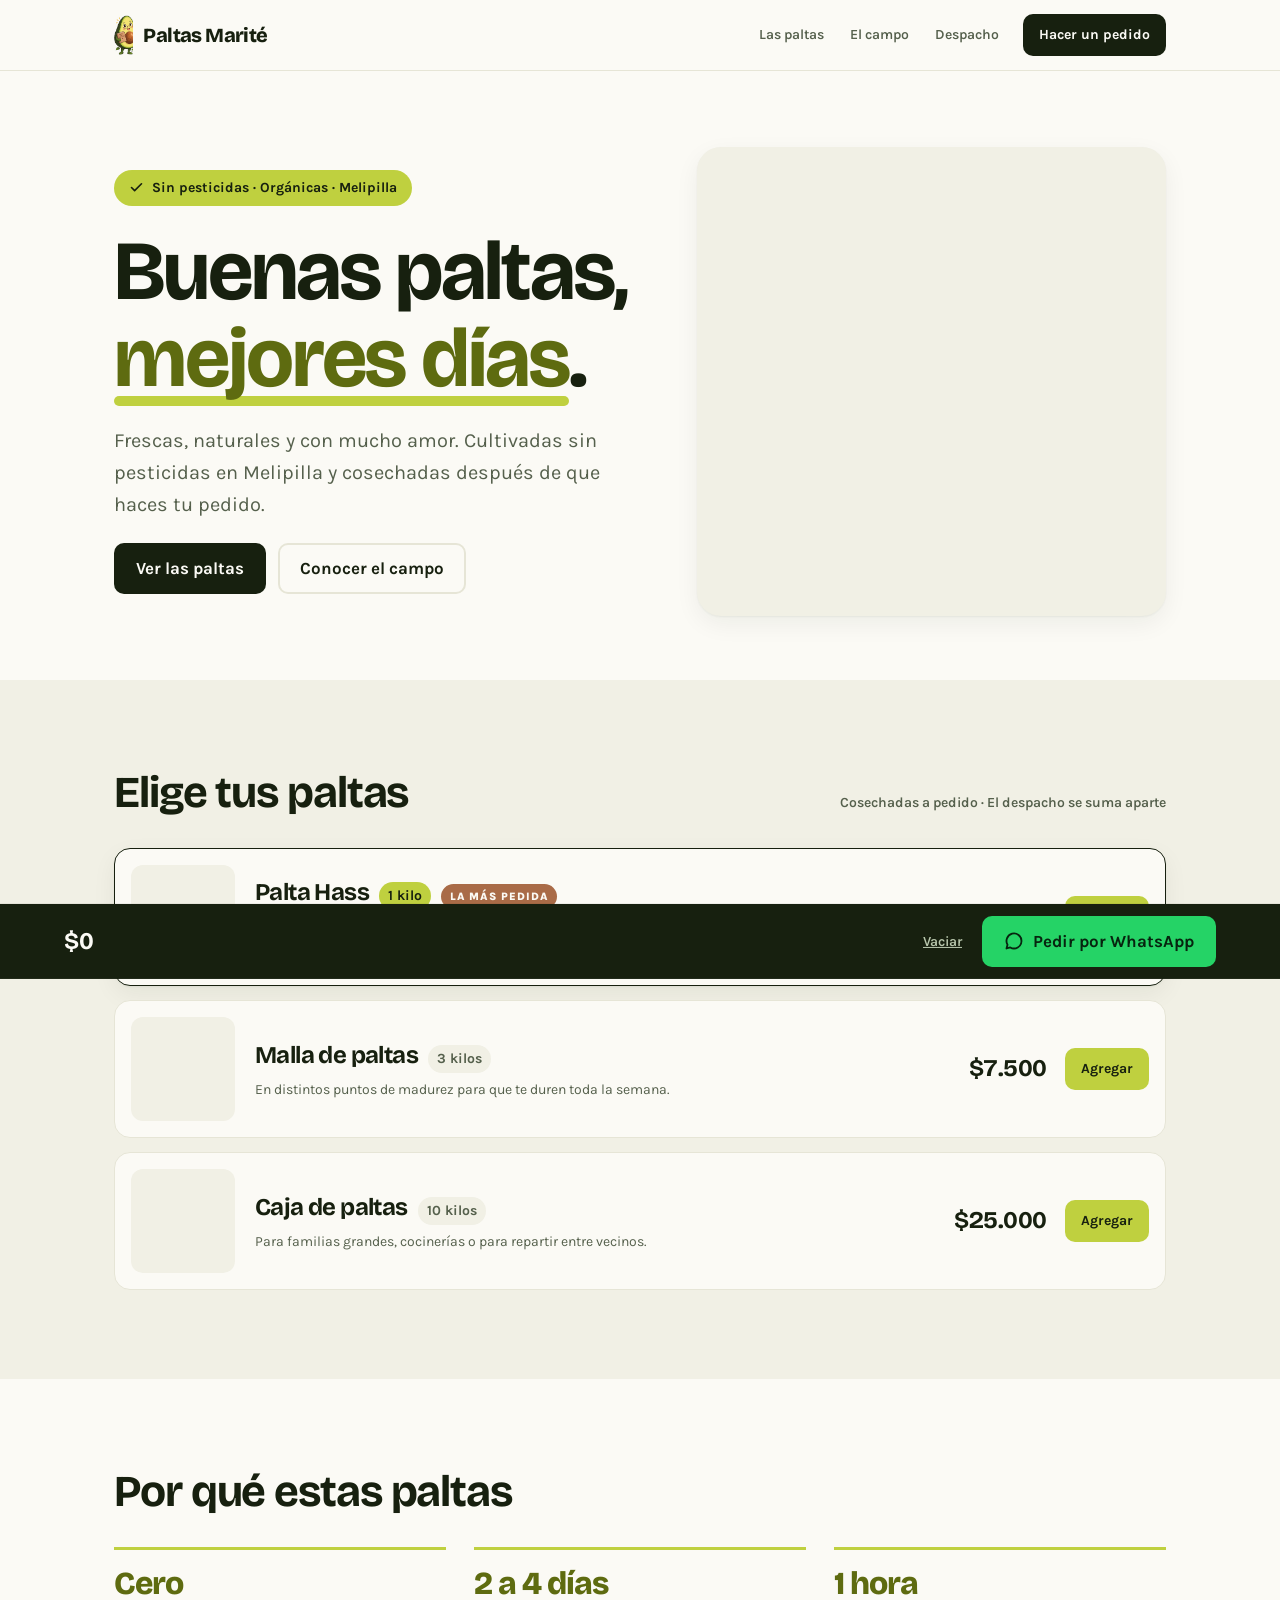
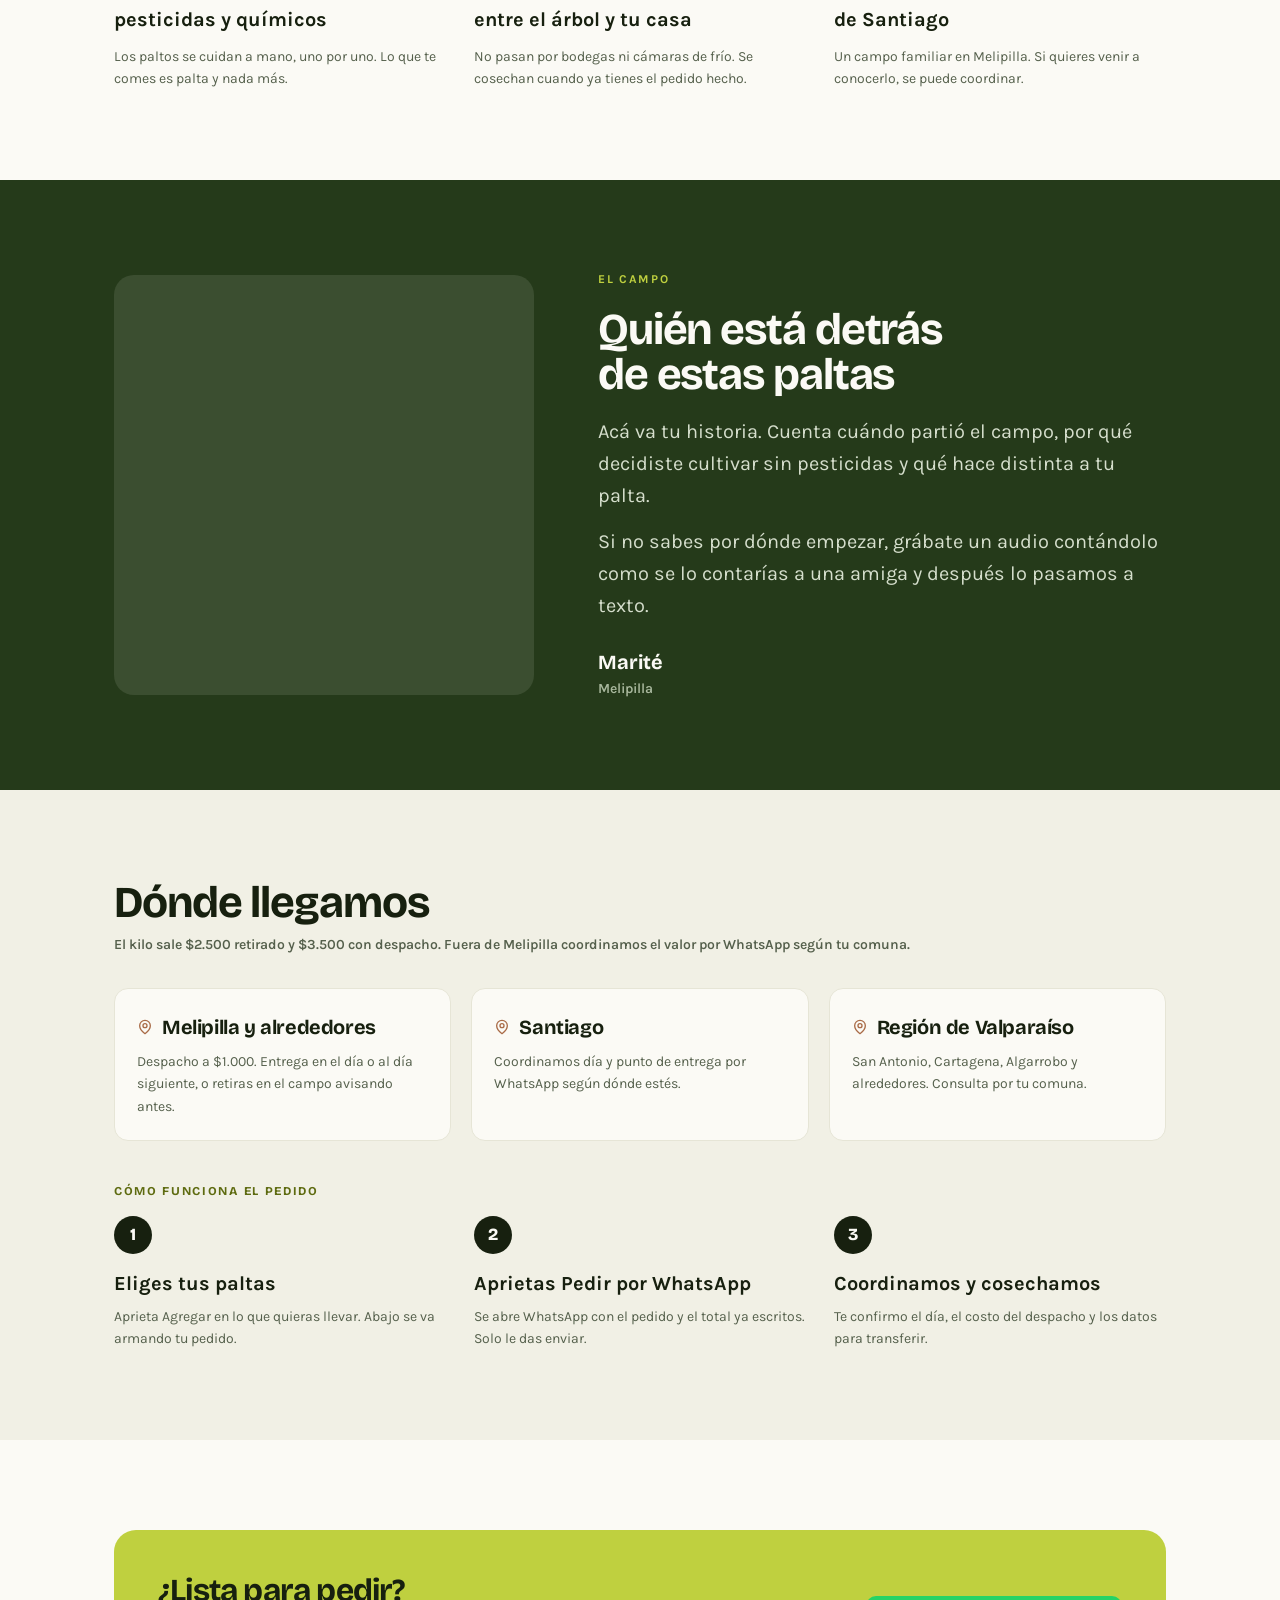
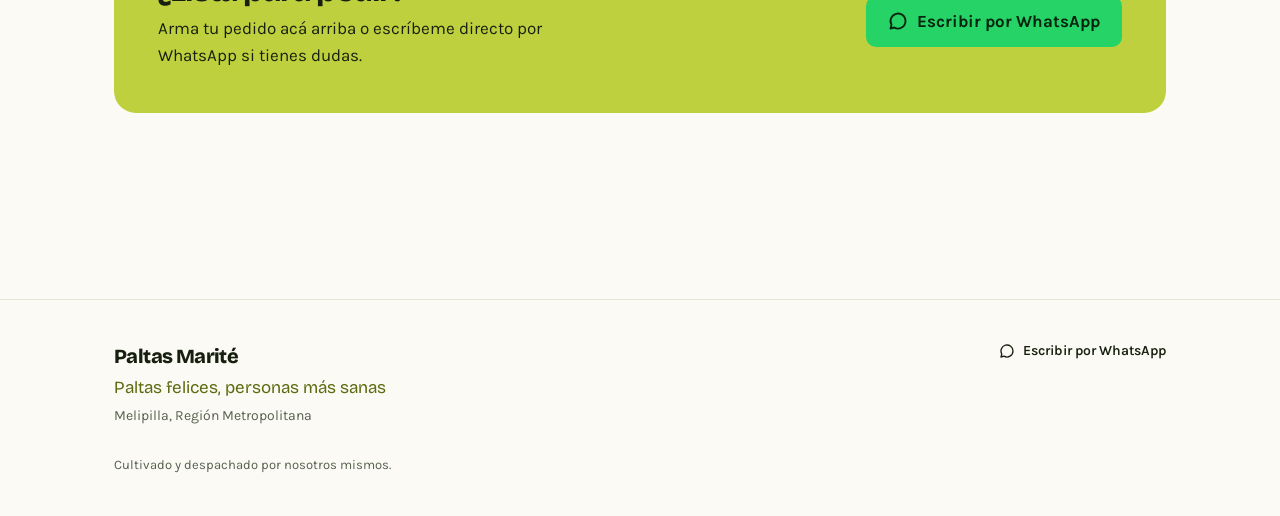
<file: index.html>
<!doctype html>
<html lang="es-CL">
<head>
<meta charset="utf-8">
<meta name="viewport" content="width=device-width, initial-scale=1, viewport-fit=cover">

<title>Paltas Marité · Paltas sin pesticidas de Melipilla</title>
<meta name="description" content="Paltas cultivadas sin pesticidas en Melipilla y cosechadas a pedido. Despacho a Santiago y la Región de Valparaíso. Pide por WhatsApp.">

<meta property="og:title" content="Paltas Marité">
<meta property="og:description" content="Paltas sin pesticidas de Melipilla, cosechadas a pedido. Despacho a Santiago y Valparaíso.">
<meta property="og:type" content="website">
<meta property="og:image" content="fotos/portada.jpg">
<meta name="theme-color" content="#FBFAF5">

<link rel="icon" href="data:image/svg+xml,<svg xmlns='http://www.w3.org/2000/svg' viewBox='0 0 24 24'><path d='M12 2.5c-2.6 0-4.2 3.2-4.6 6.2C7 11.8 6.5 13.4 6.5 15.2 6.5 18.4 8.9 21 12 21s5.5-2.6 5.5-5.8c0-1.8-.5-3.4-.9-6.5C16.2 5.7 14.6 2.5 12 2.5z' fill='%23253A1A'/><circle cx='12' cy='15' r='3' fill='%23BFD03F'/></svg>">

<link rel="preconnect" href="https://fonts.googleapis.com">
<link rel="preconnect" href="https://fonts.gstatic.com" crossorigin>
<link rel="stylesheet" href="https://fonts.googleapis.com/css2?family=Bricolage+Grotesque:opsz,wght@12..96,700;12..96,800&family=Karla:wght@400;600;700;800&display=swap">
<link rel="stylesheet" href="estilos.css">
</head>

<body>

<!-- ======================= BARRA SUPERIOR ======================= -->
<header class="barra">
  <div class="barra__interior envoltura">
    <a class="marca" href="#">
      <img class="marca__logo" src="fotos/logo.png" alt="" width="253" height="520">
      <span class="marca__nombre" data-campo="nombre">Paltas Marité</span>
    </a>

    <nav class="navegacion" aria-label="Secciones">
      <a href="#paltas">Las paltas</a>
      <a href="#campo">El campo</a>
      <a href="#despacho">Despacho</a>
    </nav>

    <a class="boton boton--oscuro boton--chico" href="#paltas">Hacer un pedido</a>
  </div>
</header>

<main>

  <!-- ======================= PORTADA ======================= -->
  <section class="portada envoltura">
    <div class="portada__grid">

      <div class="portada__texto">
        <span class="sello">
          <svg width="15" height="15" viewBox="0 0 24 24" fill="none" stroke="currentColor" stroke-width="2.6" stroke-linecap="round" stroke-linejoin="round" aria-hidden="true"><path d="M20 6 9 17l-5-5"/></svg>
          <span data-campo="sello">Sin pesticidas · Cosecha a pedido</span>
        </span>

        <h1 data-campo="titulo">Paltas <em>de verdad</em>, criadas sin apuro en Melipilla.</h1>

        <p class="portada__bajada" data-campo="bajada">Cultivadas sin pesticidas y cosechadas después de que haces tu pedido. Llegan a tu casa en Santiago o la Quinta Región en pocos días.</p>

        <div class="portada__acciones">
          <a class="boton boton--oscuro" href="#paltas">Ver las paltas</a>
          <a class="boton boton--contorno" href="#campo">Conocer el campo</a>
        </div>
      </div>

      <div class="portada__foto" data-foto="portada"></div>

    </div>
  </section>

  <!-- ======================= CATÁLOGO ======================= -->
  <section class="seccion seccion--tono" id="paltas">
    <div class="envoltura">
      <div class="seccion__encabezado">
        <h2>Elige tus paltas</h2>
        <p class="seccion__nota" data-campo="avisoCatalogo">Se cosecha después de tu pedido</p>
      </div>

      <ul class="catalogo" id="catalogo">
        <!-- Los productos se arman solos desde datos.js -->
      </ul>
    </div>
  </section>

  <!-- ======================= RAZONES ======================= -->
  <section class="seccion">
    <div class="envoltura">
      <div class="seccion__encabezado">
        <h2>Por qué estas paltas</h2>
      </div>
      <ul class="razones" id="razones"></ul>
    </div>
  </section>

  <!-- ======================= EL CAMPO ======================= -->
  <section class="seccion seccion--oscura" id="campo">
    <div class="envoltura">
      <div class="historia__grid">
        <div class="historia__foto" data-foto="historia"></div>
        <div class="historia__texto">
          <span class="etiqueta">El campo</span>
          <h2 data-campo="historiaTitulo">Quién está detrás de estas paltas</h2>
          <div class="historia__parrafos" id="historiaTexto"></div>
          <p class="historia__firma">
            <span data-campo="firma">Marité</span>
            <small data-campo="firmaDetalle">Melipilla</small>
          </p>
        </div>
      </div>
    </div>
  </section>

  <!-- ======================= DESPACHO ======================= -->
  <section class="seccion seccion--tono" id="despacho">
    <div class="envoltura">
      <div class="seccion__encabezado">
        <h2 data-campo="despachoTitulo">Dónde llegamos</h2>
        <p class="seccion__nota" data-campo="despachoTexto"></p>
      </div>

      <ul class="despacho__grid" id="zonas"></ul>

      <h3 class="etiqueta" style="margin-bottom:18px">Cómo funciona el pedido</h3>
      <ol class="pasos" id="pasos"></ol>
    </div>
  </section>

  <!-- ======================= LLAMADO FINAL ======================= -->
  <section class="seccion">
    <div class="envoltura">
      <div class="llamado">
        <div>
          <h2>¿Lista para pedir?</h2>
          <p>Arma tu pedido acá arriba o escríbeme directo por WhatsApp si tienes dudas.</p>
        </div>
        <a class="boton boton--whatsapp" id="whatsappDirecto" href="#">
          <svg width="20" height="20" viewBox="0 0 24 24" fill="none" stroke="currentColor" stroke-width="2.2" stroke-linecap="round" stroke-linejoin="round" aria-hidden="true"><path d="M21 12a9 9 0 0 1-13.5 7.8L3 21l1.2-4.5A9 9 0 1 1 21 12z"/></svg>
          Escribir por WhatsApp
        </a>
      </div>
    </div>
  </section>

  <div class="colchon"></div>
</main>

<!-- ======================= PIE ======================= -->
<footer class="pie">
  <div class="pie__interior envoltura">
    <div>
      <p class="pie__marca" data-campo="nombre">Paltas Marité</p>
      <p class="pie__eslogan" data-campo="eslogan">Paltas felices, personas más sanas</p>
      <p class="pie__detalle" data-campo="ubicacion">Melipilla, Región Metropolitana</p>
    </div>
    <div class="pie__enlaces" id="contacto"></div>
  </div>
  <p class="pie__credito envoltura">Cultivado y despachado por nosotros mismos.</p>
</footer>

<!-- ======================= BARRA DE PEDIDO ======================= -->
<div class="pedido" id="pedido" role="region" aria-label="Tu pedido">
  <div class="pedido__interior">
    <div class="pedido__resumen">
      <p class="pedido__lineas" id="pedidoLineas"></p>
      <p class="pedido__total" id="pedidoTotal">$0</p>
    </div>
    <div class="pedido__acciones">
      <button type="button" class="pedido__vaciar" id="vaciar">Vaciar</button>
      <a class="boton boton--whatsapp" id="enviarPedido" href="#">
        <svg width="20" height="20" viewBox="0 0 24 24" fill="none" stroke="currentColor" stroke-width="2.2" stroke-linecap="round" stroke-linejoin="round" aria-hidden="true"><path d="M21 12a9 9 0 0 1-13.5 7.8L3 21l1.2-4.5A9 9 0 1 1 21 12z"/></svg>
        Pedir por WhatsApp
      </a>
    </div>
  </div>
</div>

<script src="datos.js"></script>
<script src="app.js"></script>
</body>
</html>
</file>
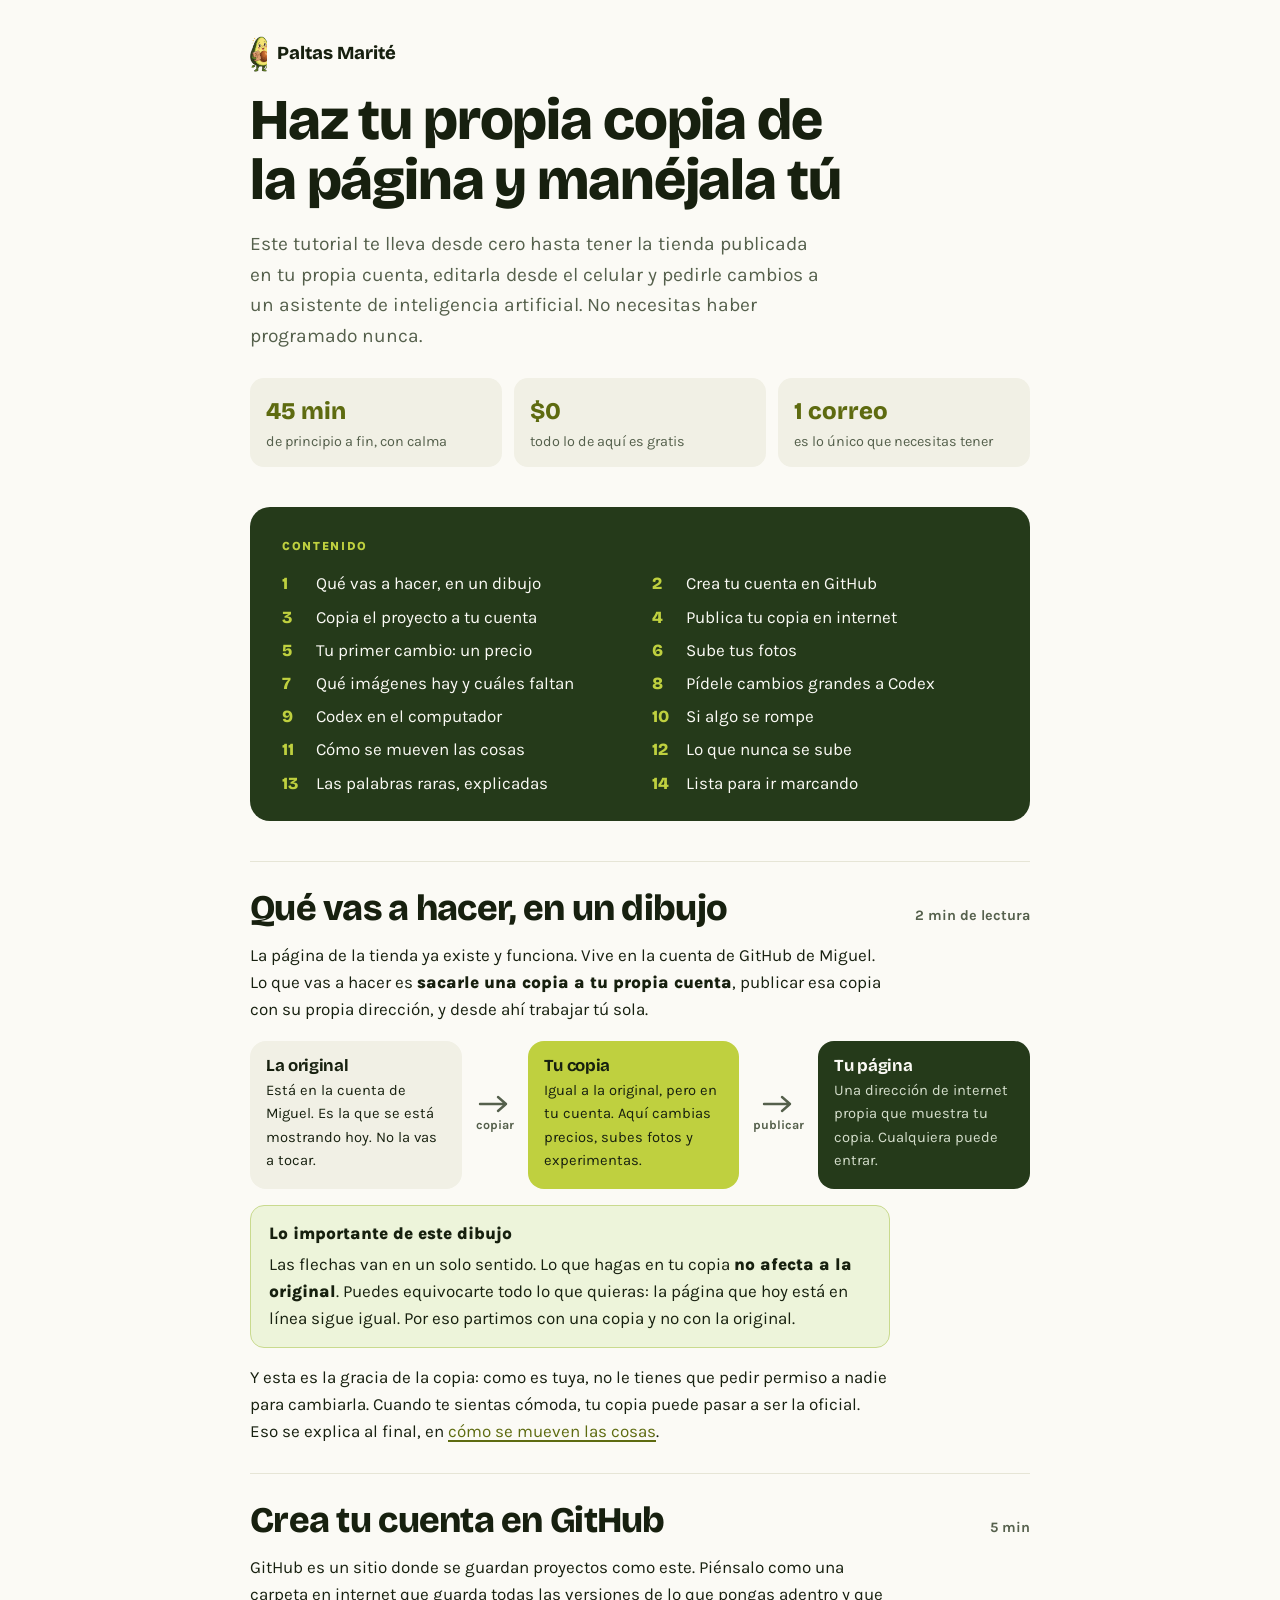
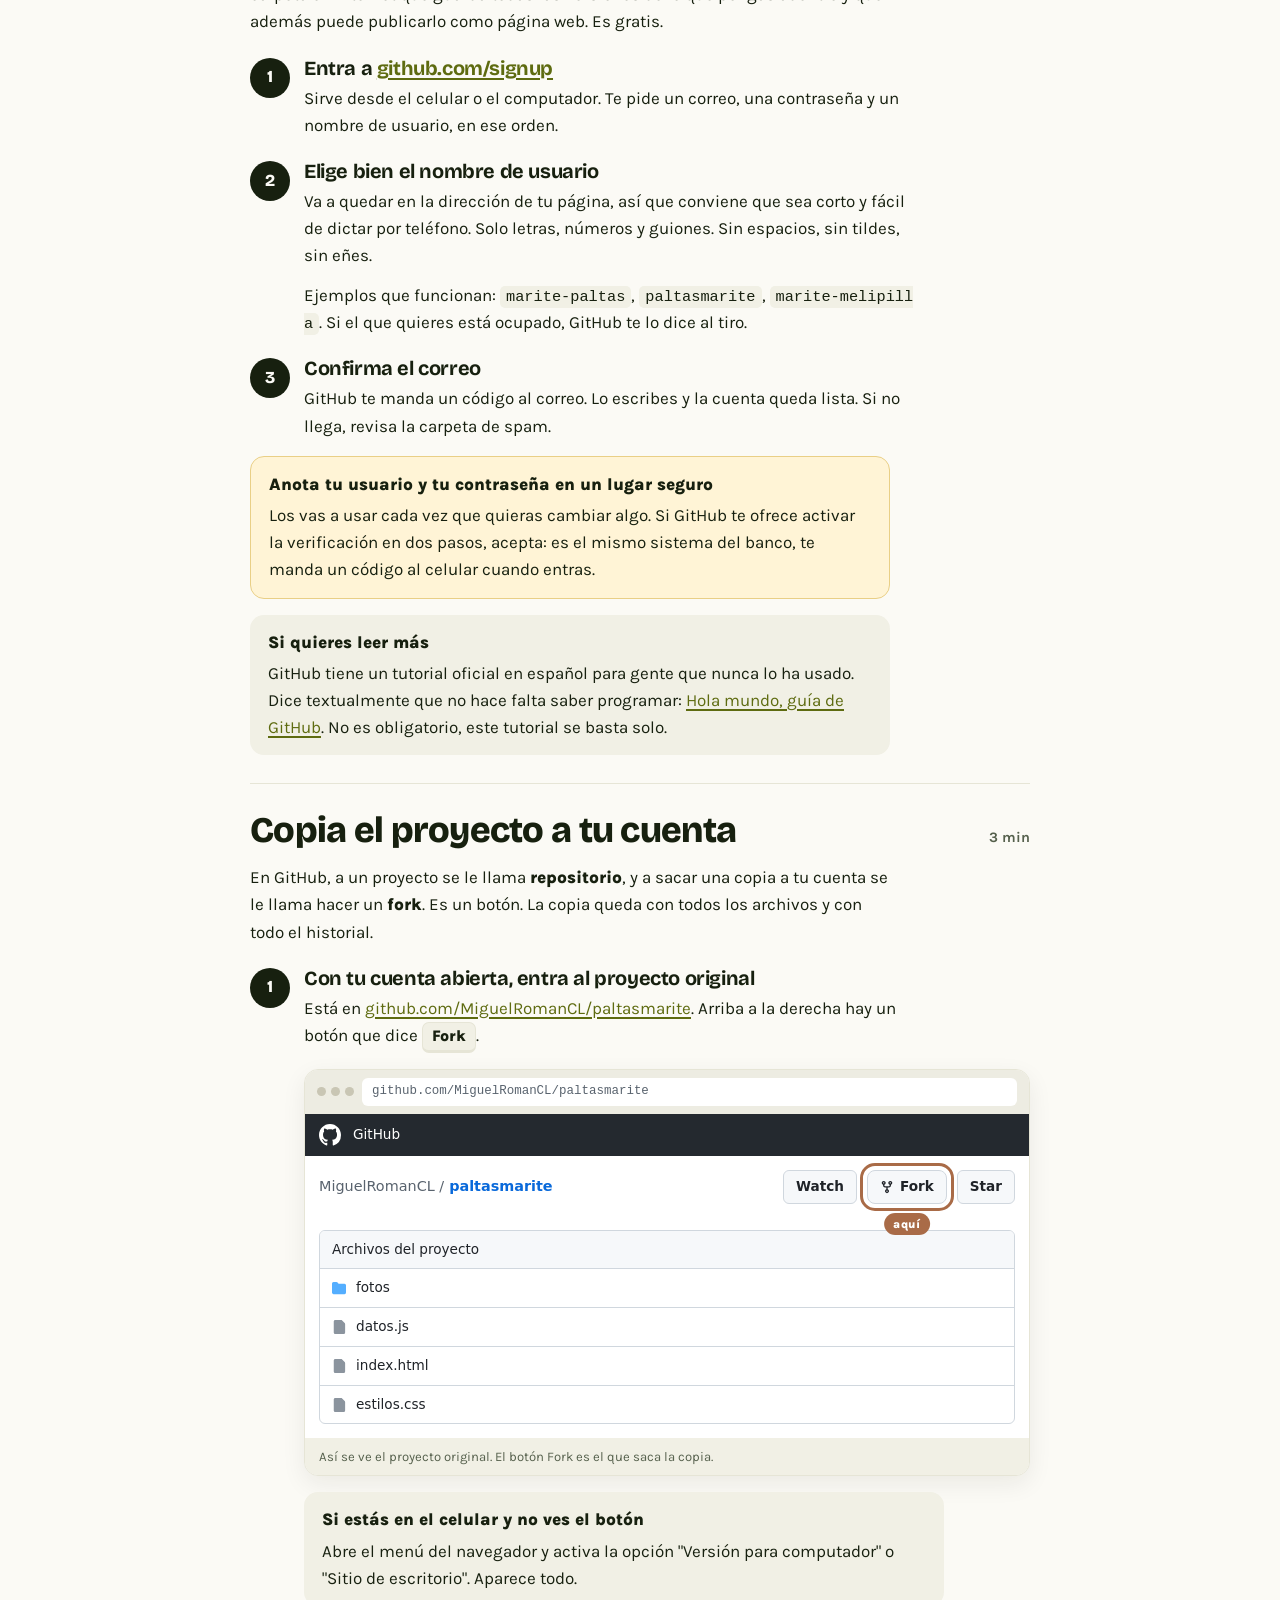
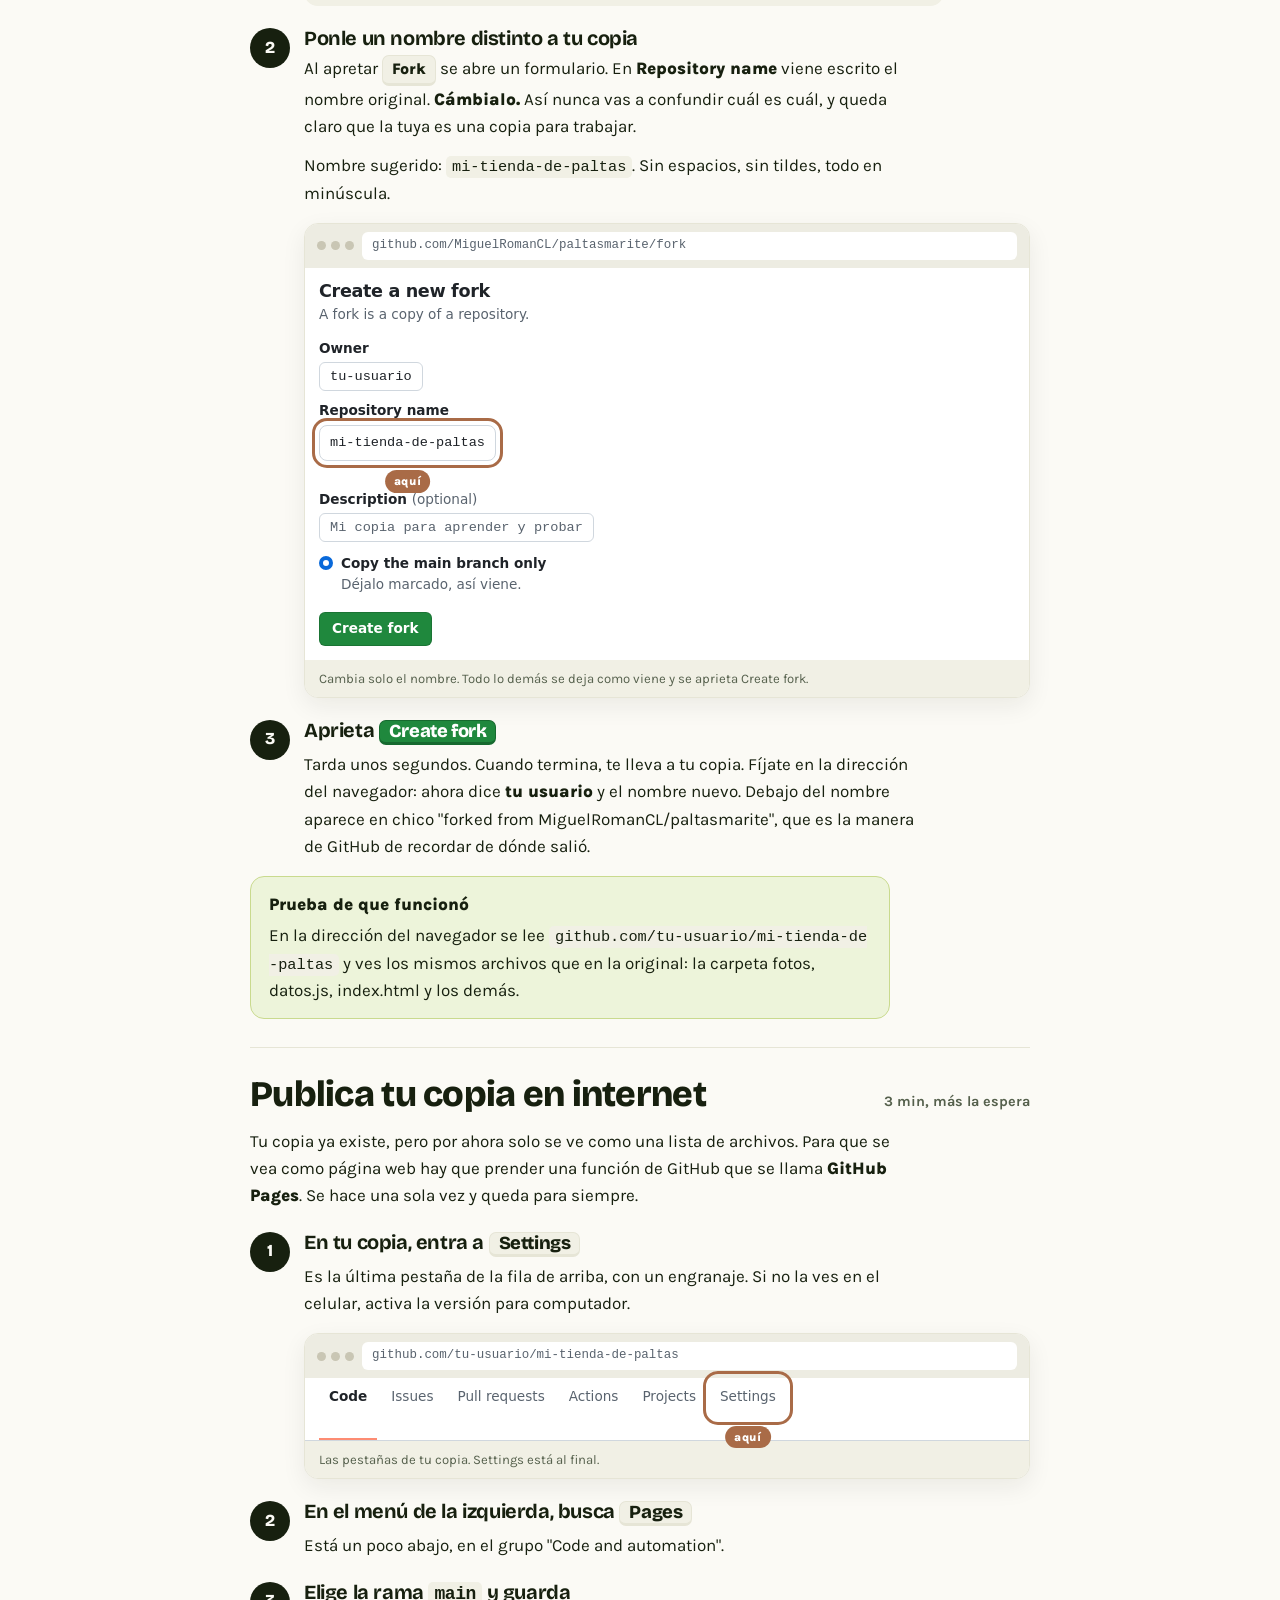
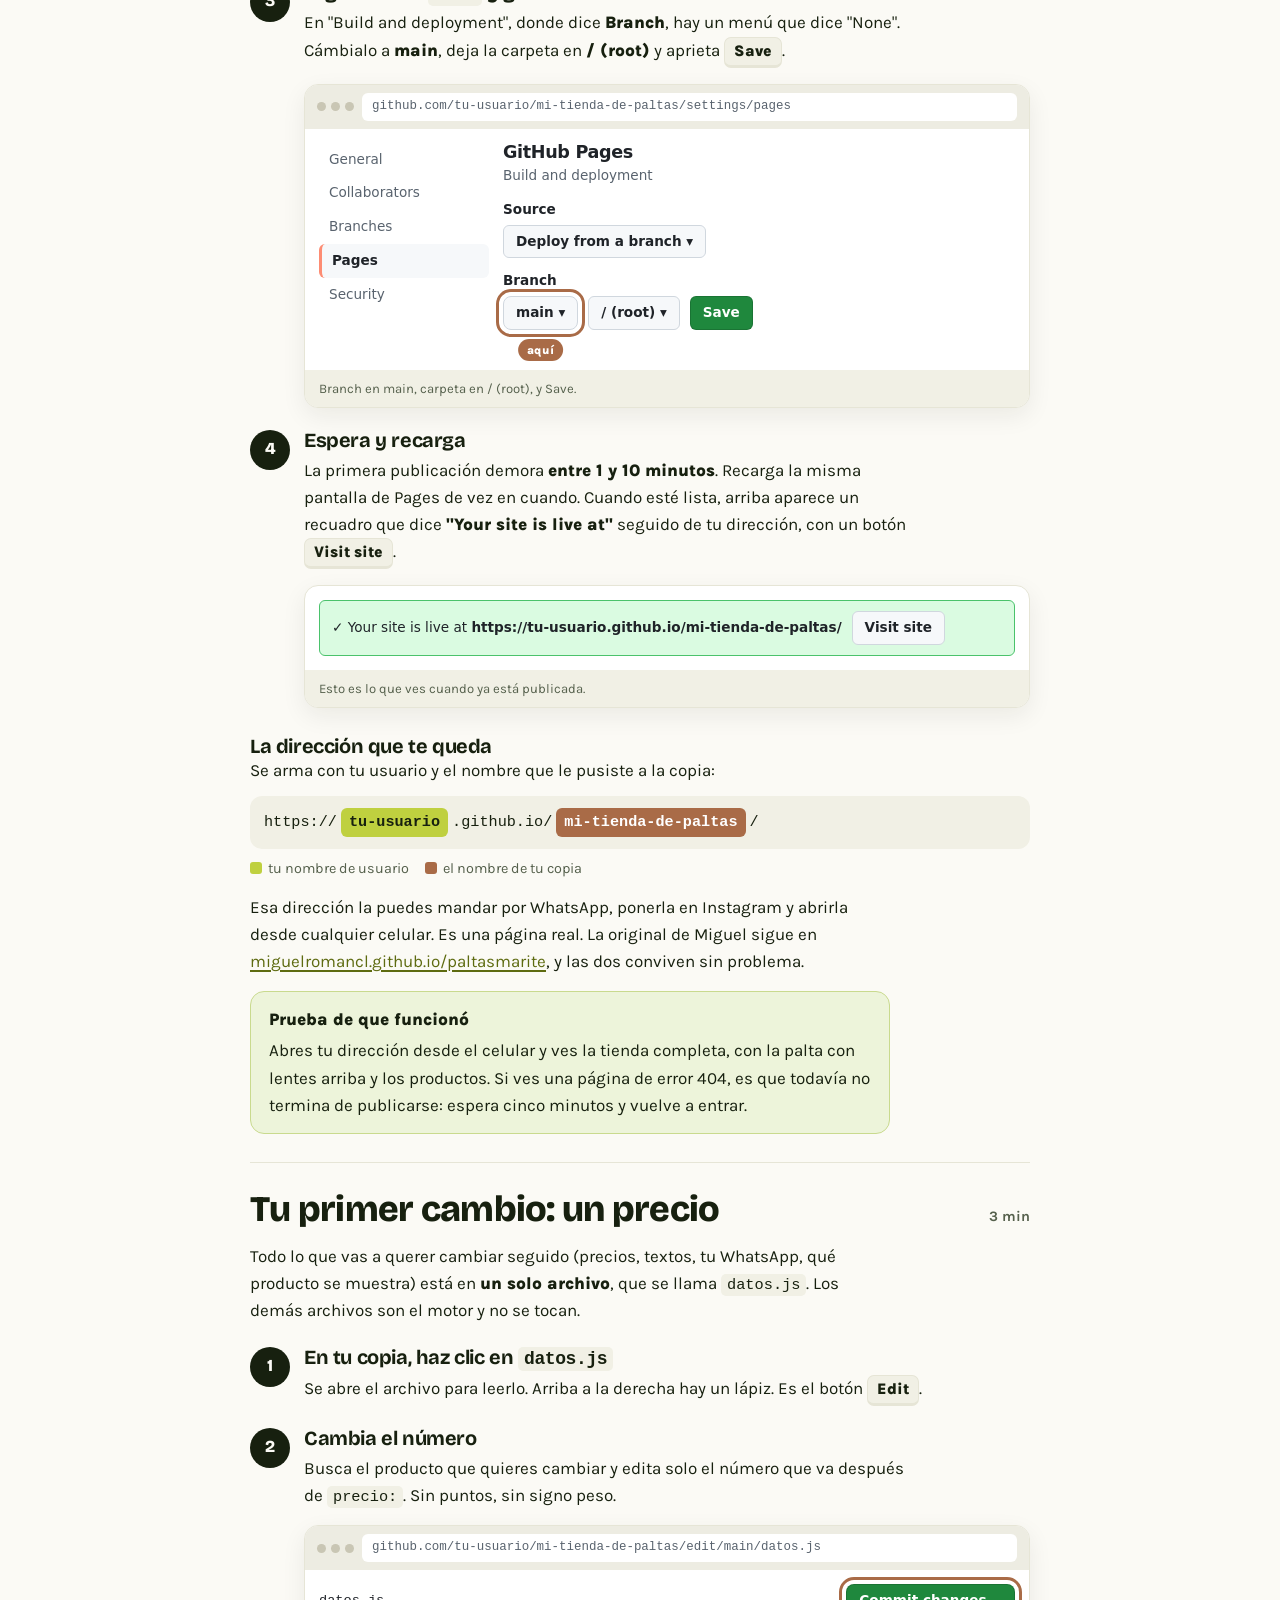
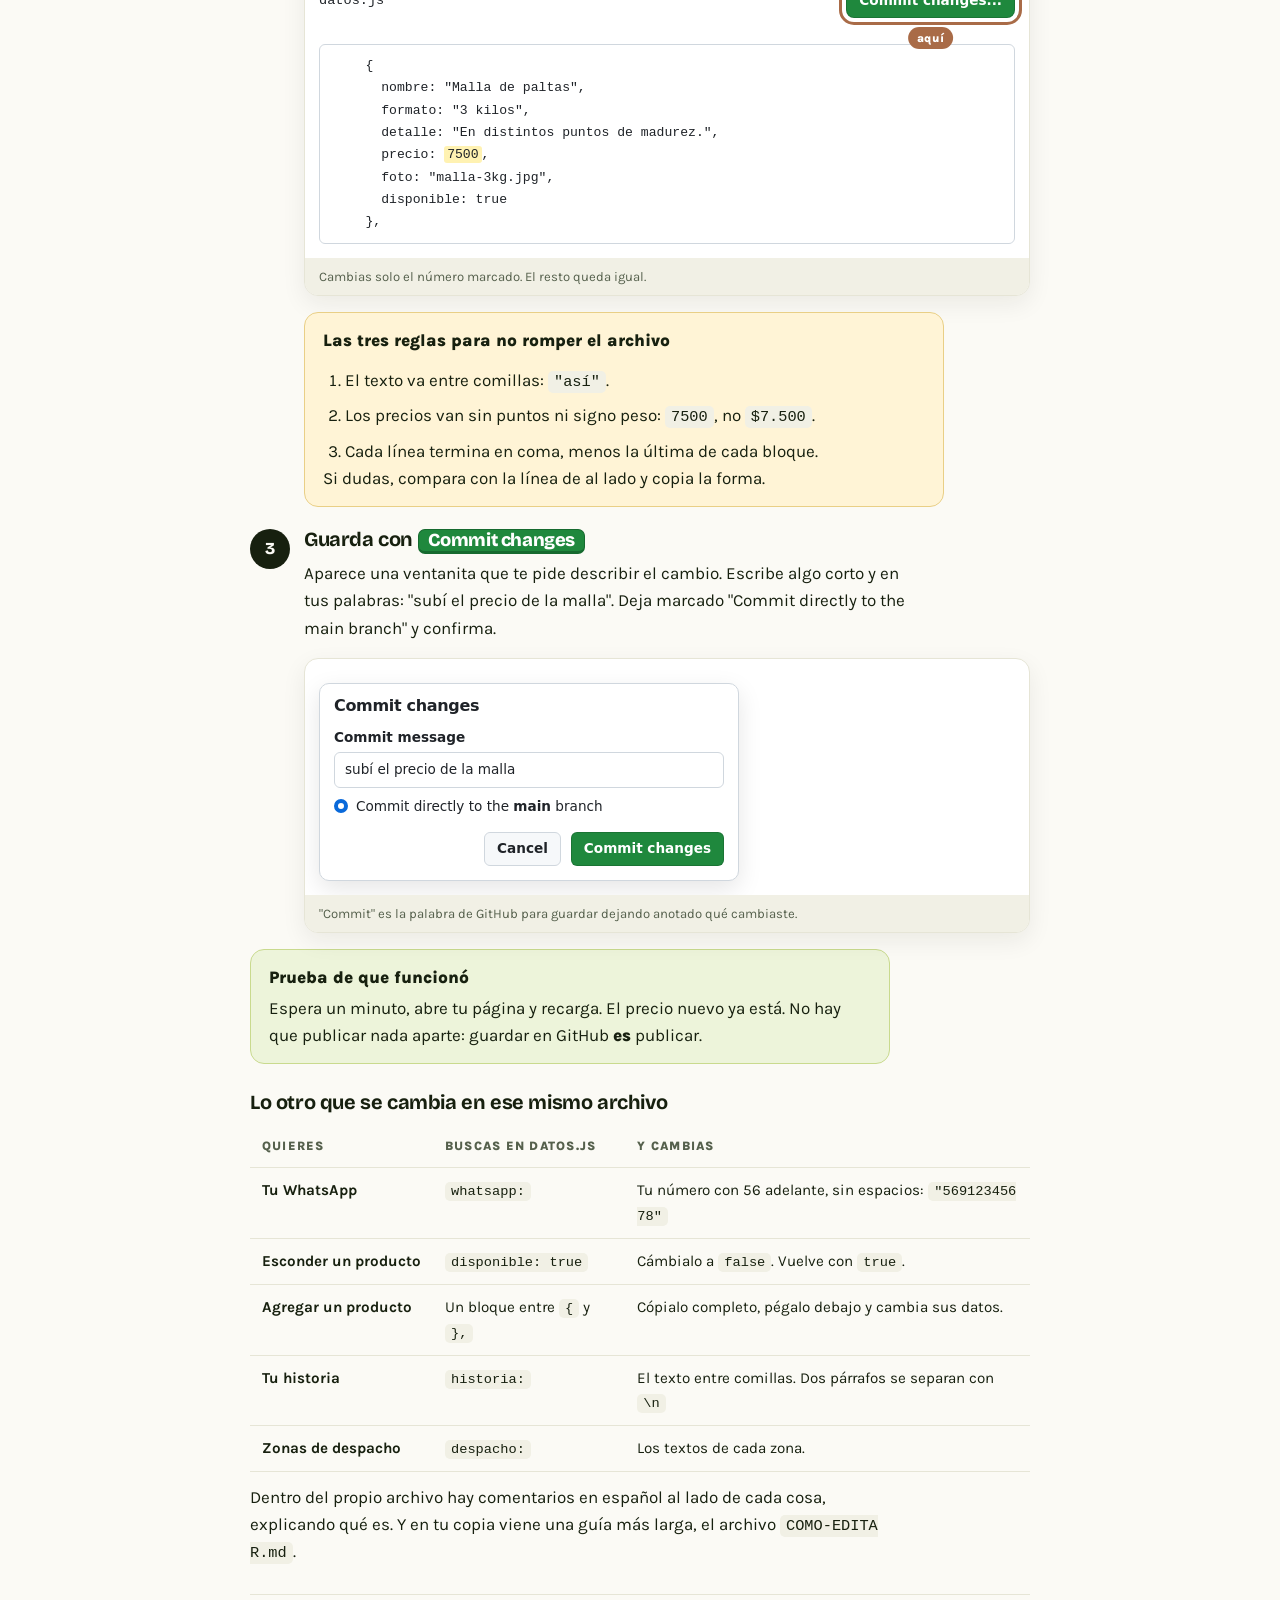
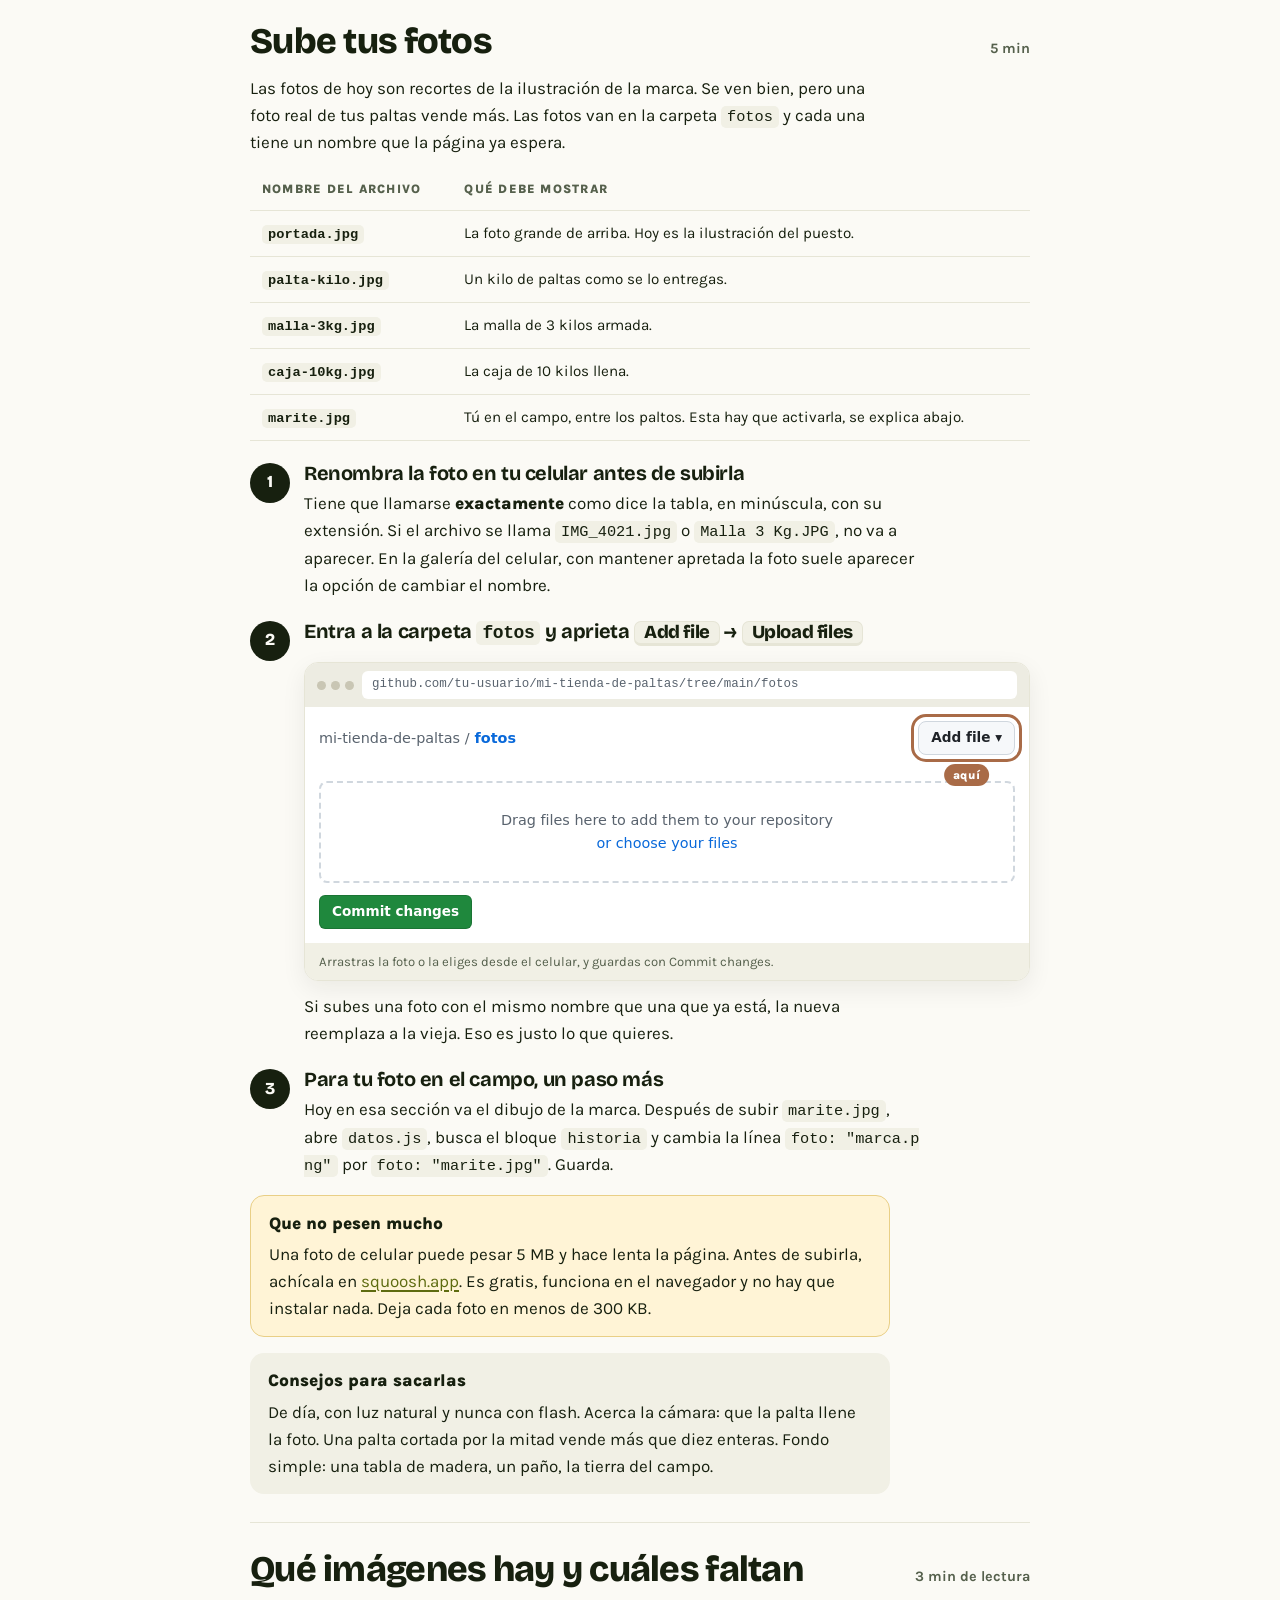
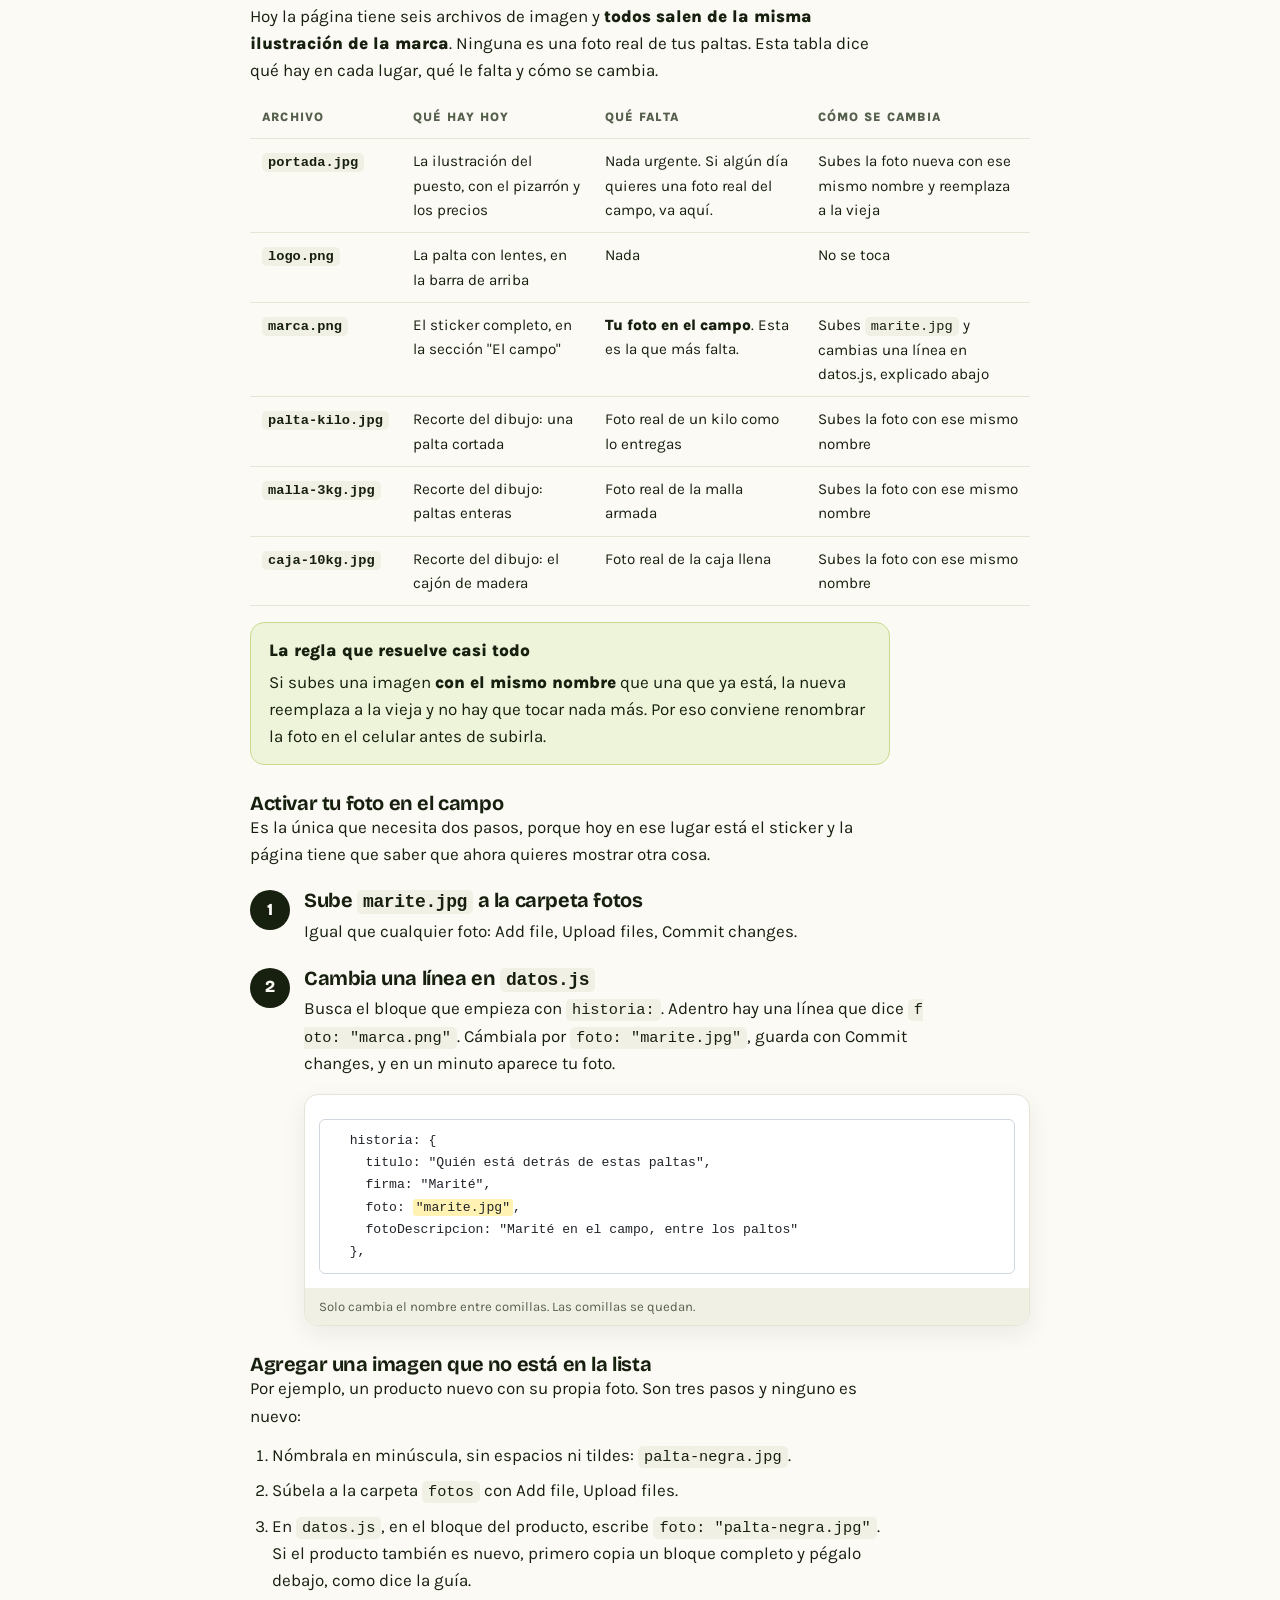
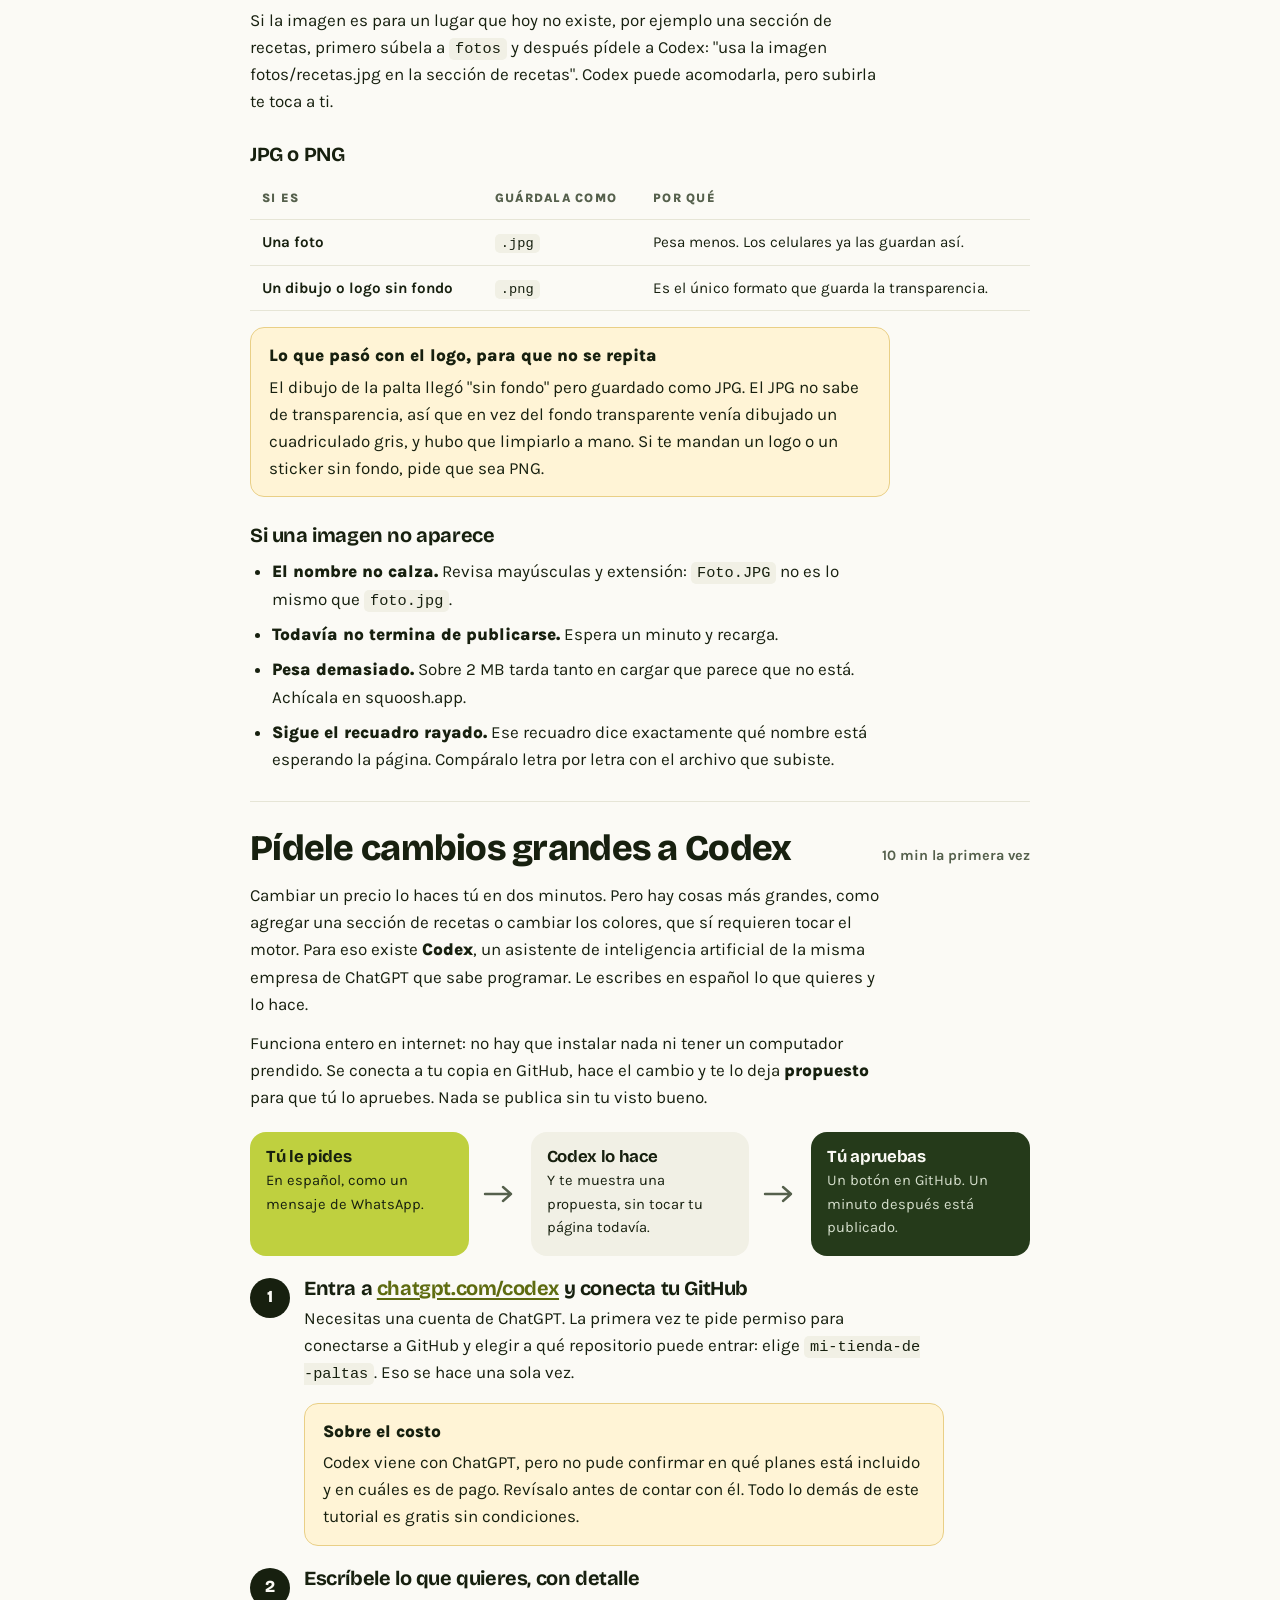
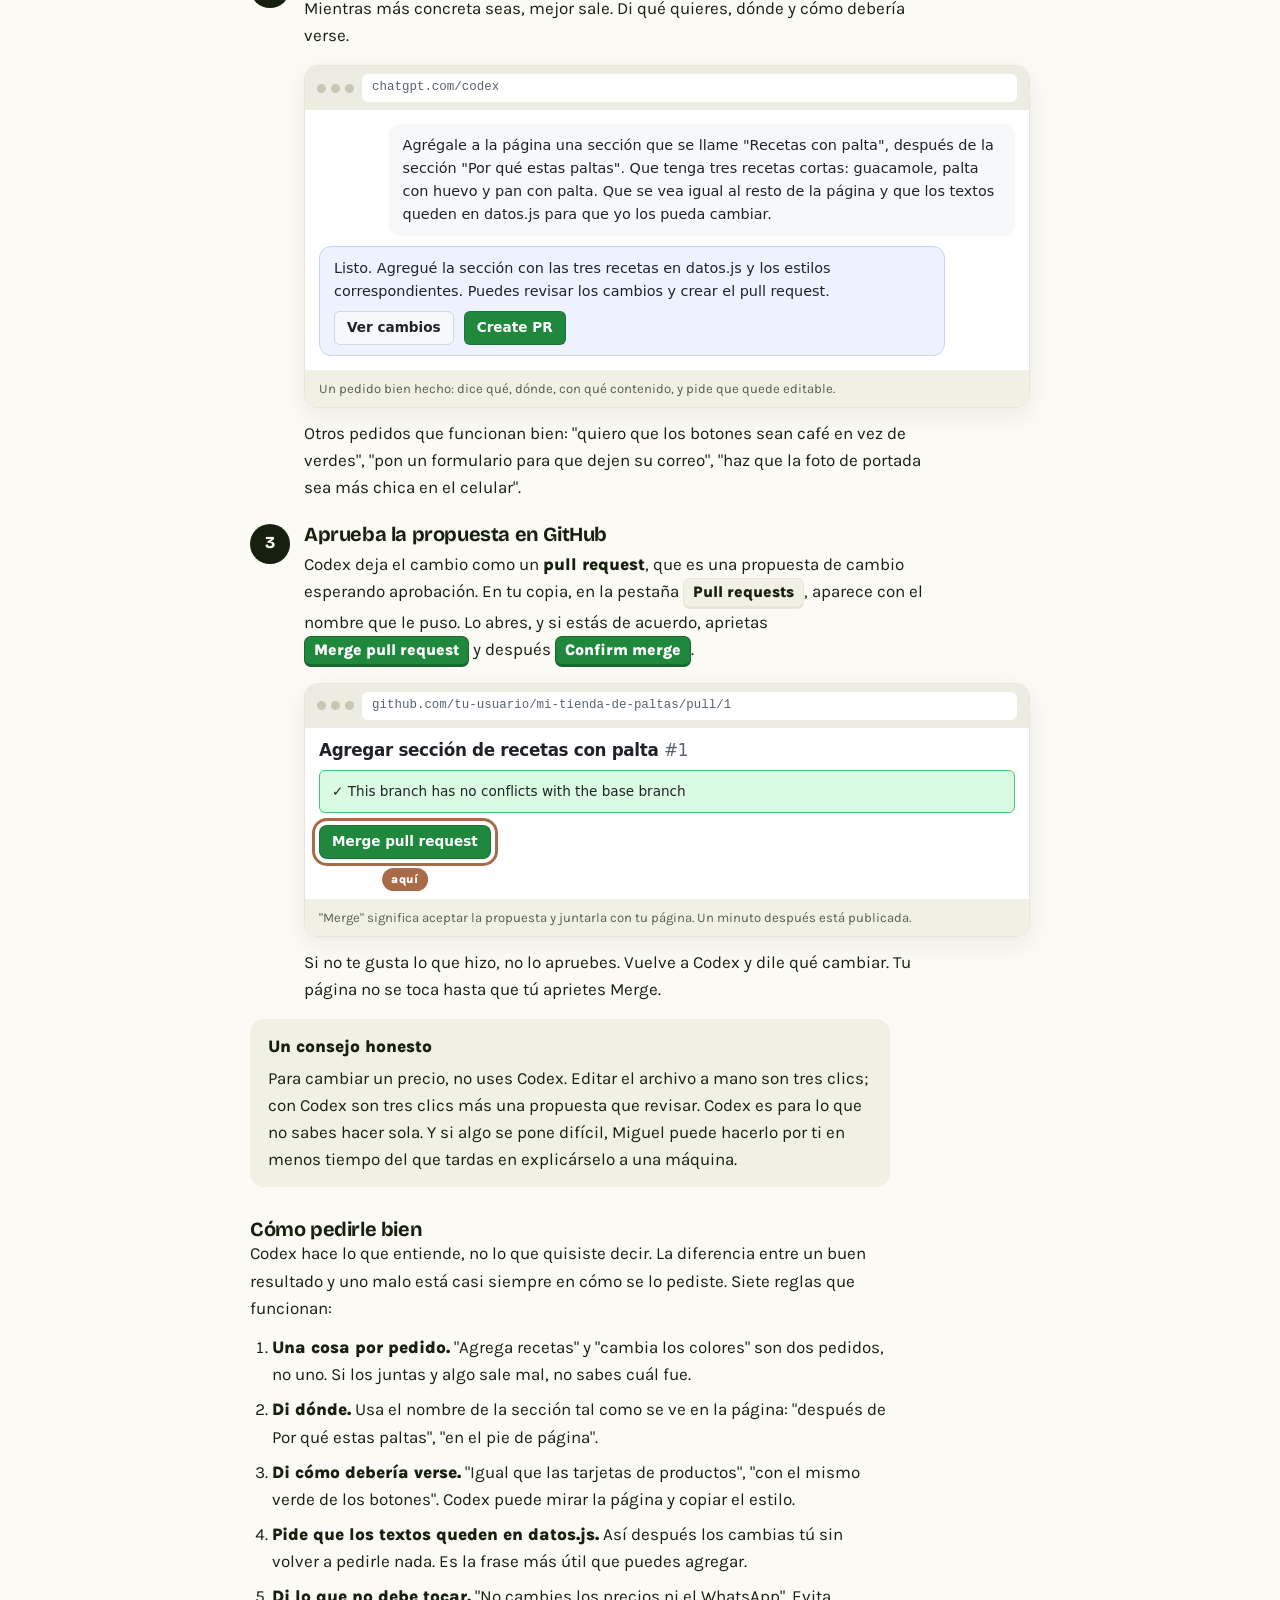
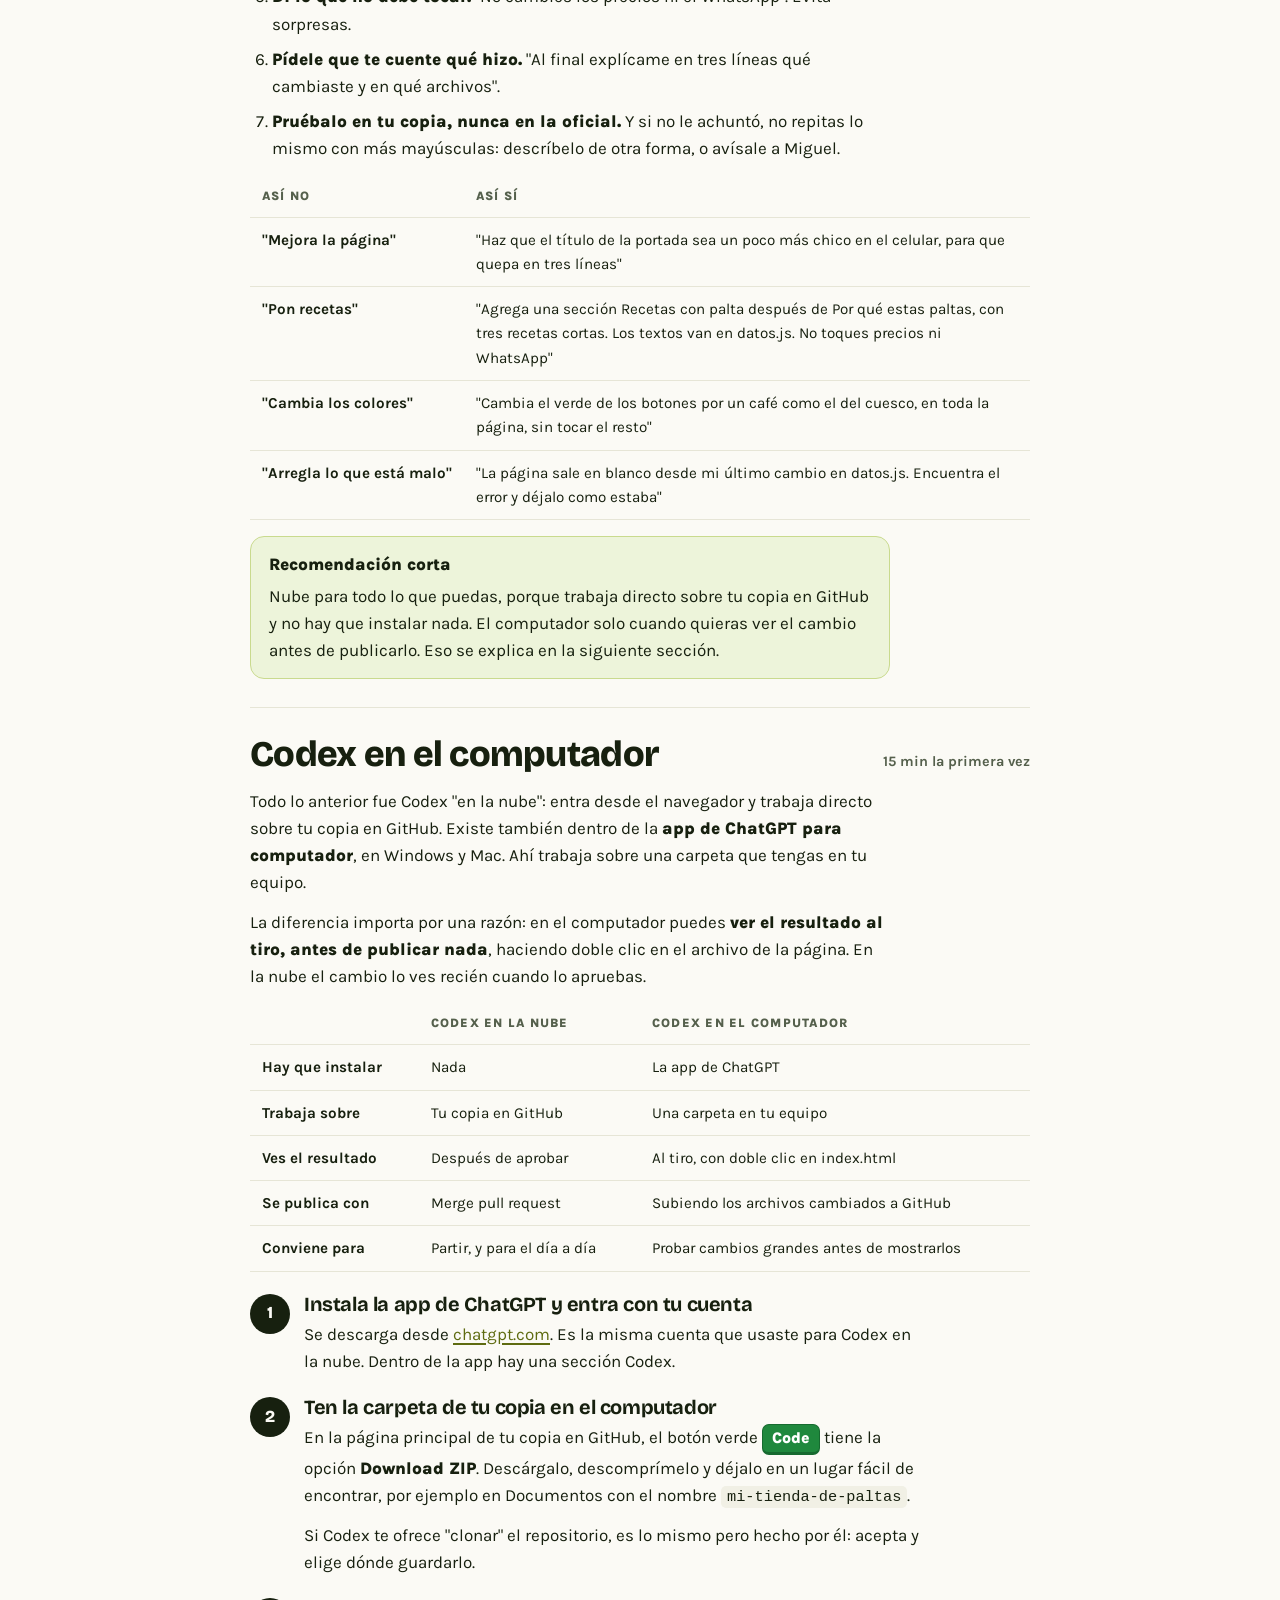
<file: tutorial.html>
<!doctype html>
<html lang="es-CL">
<head>
<meta charset="utf-8">
<meta name="viewport" content="width=device-width, initial-scale=1, viewport-fit=cover">
<title>Copia y publica tu tienda</title>
<meta name="description" content="Tutorial paso a paso para copiar la página de Paltas Marité a tu propio GitHub, publicarla, editarla desde el celular y pedirle cambios a Codex. Para alguien que nunca ha programado.">
<link rel="icon" href="data:image/svg+xml,<svg xmlns='http://www.w3.org/2000/svg' viewBox='0 0 24 24'><path d='M12 2.5c-2.6 0-4.2 3.2-4.6 6.2C7 11.8 6.5 13.4 6.5 15.2 6.5 18.4 8.9 21 12 21s5.5-2.6 5.5-5.8c0-1.8-.5-3.4-.9-6.5C16.2 5.7 14.6 2.5 12 2.5z' fill='%23253A1A'/><circle cx='12' cy='15' r='3' fill='%23BFD03F'/></svg>">
<link rel="preconnect" href="https://fonts.googleapis.com">
<link rel="preconnect" href="https://fonts.gstatic.com" crossorigin>
<link rel="stylesheet" href="https://fonts.googleapis.com/css2?family=Bricolage+Grotesque:opsz,wght@12..96,700;12..96,800&family=Karla:wght@400;600;700;800&display=swap">
<style>
/* Misma paleta que la tienda: cáscara, pulpa y cuesco de la palta */
:root {
  color-scheme: light;
  --papel: #FBFAF5;
  --papel-2: #F1F0E5;
  --papel-3: #E6E5D6;
  --tinta: #17200F;
  --tinta-suave: #55604C;
  --pulpa: #BFD03F;
  --pulpa-texto: #5E6B10;
  --cuesco: #A96B47;
  --hoja: #253A1A;
  --ojo-fondo: #FFF4D6;
  --ojo-borde: #E9CF86;
  --bien-fondo: #EDF4DA;
  --bien-borde: #C9DA8E;
  /* colores de las pantallas imitadas de GitHub */
  --gh-fondo: #FFFFFF;
  --gh-gris: #F6F8FA;
  --gh-borde: #D0D7DE;
  --gh-texto: #1F2328;
  --gh-suave: #59636E;
  --gh-verde: #1F883D;
  --gh-azul: #0969DA;
  --gh-oscuro: #24292F;
  --mono: ui-monospace, "Cascadia Mono", Consolas, Menlo, monospace;
}
*, *::before, *::after { box-sizing: border-box; }
html { -webkit-text-size-adjust: 100%; scroll-behavior: smooth; }
body {
  margin: 0;
  background: var(--papel);
  color: var(--tinta);
  font-family: 'Karla', ui-sans-serif, system-ui, sans-serif;
  font-size: 1.0625rem;
  line-height: 1.6;
  padding-inline: clamp(16px, 4vw, 32px);
  overflow-x: hidden;
}
.pagina { max-width: 780px; margin-inline: auto; padding-block: 28px 96px; }
h1, h2, h3, h4 {
  font-family: 'Bricolage Grotesque', 'Karla', sans-serif;
  line-height: 1.05;
  letter-spacing: -0.02em;
  text-wrap: balance;
  margin: 0;
}
h1 { font-size: clamp(2.4rem, 7vw, 3.6rem); font-weight: 800; }
h2 { font-size: clamp(1.7rem, 4.5vw, 2.25rem); font-weight: 800; }
h3 { font-size: 1.25rem; font-weight: 700; }
h4 { font-size: 1.05rem; font-weight: 700; }
p { margin: 0; }
p + p { margin-top: 12px; }
a { color: var(--pulpa-texto); text-decoration-thickness: 2px; text-underline-offset: 3px; }
a:hover { color: var(--tinta); }
:focus-visible { outline: 3px solid var(--cuesco); outline-offset: 3px; border-radius: 4px; }
strong { font-weight: 800; }
code {
  font-family: var(--mono);
  font-size: 0.9em;
  background: var(--papel-2);
  padding: 2px 6px;
  border-radius: 5px;
  word-break: break-all;
}
ul, ol { margin: 12px 0 0; padding-left: 22px; }
li + li { margin-top: 8px; }
.etiqueta {
  font-size: 0.75rem; font-weight: 800; letter-spacing: 0.14em;
  text-transform: uppercase; color: var(--pulpa-texto);
}

/* ---------- Cabecera ---------- */
.cabecera { display: flex; flex-direction: column; gap: 18px; padding-block: 8px 32px; }
.cabecera__marca { display: flex; align-items: center; gap: 10px; font-family: 'Bricolage Grotesque', sans-serif; font-weight: 800; font-size: 1.15rem; }
.cabecera__marca img { height: 36px; width: auto; }
.cabecera p { font-size: 1.2rem; color: var(--tinta-suave); max-width: 52ch; }
.datos-rapidos {
  display: grid; grid-template-columns: repeat(auto-fit, minmax(150px, 1fr)); gap: 12px;
  margin-top: 8px;
}
.dato { background: var(--papel-2); border-radius: 14px; padding: 14px 16px; }
.dato span { display: block; }
.dato__n { font-family: 'Bricolage Grotesque', sans-serif; font-size: 1.5rem; font-weight: 800; color: var(--pulpa-texto); }
.dato__t { font-size: 0.9rem; color: var(--tinta-suave); }

/* ---------- Índice ---------- */
.indice { background: var(--hoja); color: var(--papel); border-radius: 20px; padding: 24px clamp(18px, 4vw, 32px); margin-block: 8px 40px; }
.indice .etiqueta { color: var(--pulpa); }
.indice ol { margin-top: 12px; padding-left: 0; list-style: none; counter-reset: ind; display: grid; grid-template-columns: repeat(auto-fit, minmax(230px, 1fr)); gap: 6px 24px; }
.indice li { counter-increment: ind; display: flex; gap: 10px; align-items: baseline; margin: 0; }
.indice li::before { content: counter(ind); font-family: 'Bricolage Grotesque', sans-serif; font-weight: 800; color: var(--pulpa); min-width: 1.4em; }
.indice a { color: var(--papel); text-decoration: none; }
.indice a:hover { color: var(--pulpa); }

/* ---------- Secciones ---------- */
.seccion { padding-block: 28px; border-top: 1px solid var(--papel-3); }
.seccion__cab { display: flex; flex-wrap: wrap; align-items: baseline; justify-content: space-between; gap: 8px 16px; margin-bottom: 14px; }
.tiempo { font-size: 0.9rem; font-weight: 700; color: var(--tinta-suave); white-space: nowrap; }
.seccion > p, .seccion > ul, .seccion > ol { max-width: 64ch; }

/* Pasos numerados: son una secuencia real, por eso llevan número */
.paso { display: grid; grid-template-columns: 40px 1fr; gap: 14px; margin-top: 22px; }
.paso__n {
  width: 40px; height: 40px; border-radius: 50%; background: var(--tinta); color: var(--papel);
  display: grid; place-items: center; font-family: 'Bricolage Grotesque', sans-serif; font-weight: 800; font-size: 1.05rem;
}
.paso__cuerpo { min-width: 0; }
.paso__cuerpo p { max-width: 62ch; }
.paso h3 { margin-bottom: 6px; }

/* Avisos */
.nota { border-radius: 14px; padding: 14px 18px; margin-top: 16px; max-width: 64ch; }
.nota strong:first-child { display: block; margin-bottom: 4px; }
.nota--ojo { background: var(--ojo-fondo); border: 1px solid var(--ojo-borde); }
.nota--bien { background: var(--bien-fondo); border: 1px solid var(--bien-borde); }
.nota--gris { background: var(--papel-2); }

/* Botón que hay que apretar, mencionado en el texto */
.tecla {
  display: inline-block; font-weight: 800; font-size: 0.92em;
  background: var(--papel-2); border: 1px solid var(--papel-3); border-bottom-width: 3px;
  border-radius: 7px; padding: 1px 9px; white-space: nowrap;
}
.tecla--verde { background: var(--gh-verde); color: #fff; border-color: #166A2F; }

/* ---------- Pantallas imitadas ---------- */
.pantalla {
  border: 1px solid var(--papel-3); border-radius: 14px; overflow: hidden;
  background: var(--gh-fondo); margin-top: 16px; box-shadow: 0 8px 24px rgba(23,32,15,.07);
  font-family: ui-sans-serif, system-ui, "Segoe UI", sans-serif; font-size: 0.9rem; color: var(--gh-texto);
}
.pantalla__nav { background: #EDECE2; padding: 8px 12px; display: flex; gap: 8px; align-items: center; }
.pantalla__puntos { display: flex; gap: 5px; }
.pantalla__puntos i { width: 9px; height: 9px; border-radius: 50%; background: #C9C6B4; display: block; }
.pantalla__url { flex: 1; min-width: 0; background: #fff; border-radius: 6px; padding: 4px 10px; font-family: var(--mono); font-size: 0.78rem; color: var(--gh-suave); overflow: hidden; text-overflow: ellipsis; white-space: nowrap; }
.pantalla__pie { font-size: 0.82rem; color: var(--tinta-suave); padding: 8px 14px; background: var(--papel-2); font-family: 'Karla', sans-serif; }
.gh-top { background: var(--gh-oscuro); color: #fff; padding: 10px 14px; display: flex; gap: 12px; align-items: center; font-size: 0.85rem; }
.gh-top svg { flex-shrink: 0; }
.gh-cuerpo { padding: 14px; }
.gh-fila { display: flex; flex-wrap: wrap; align-items: center; gap: 10px; }
.gh-repo { font-weight: 600; color: var(--gh-azul); }
.gh-repo span { color: var(--gh-suave); font-weight: 400; }
.gh-btn {
  display: inline-flex; align-items: center; gap: 6px; padding: 5px 12px; border: 1px solid var(--gh-borde);
  border-radius: 6px; background: var(--gh-gris); font-weight: 600; font-size: 0.85rem; color: var(--gh-texto); white-space: nowrap;
}
.gh-btn--verde { background: var(--gh-verde); color: #fff; border-color: rgba(0,0,0,.15); }
.gh-btn--azul { background: var(--gh-azul); color: #fff; border-color: rgba(0,0,0,.15); }
.gh-campo { margin-top: 12px; }
.gh-campo label { display: block; font-weight: 600; font-size: 0.85rem; margin-bottom: 4px; }
.gh-input { border: 1px solid var(--gh-borde); border-radius: 6px; padding: 6px 10px; background: #fff; font-family: var(--mono); font-size: 0.85rem; }
.gh-tabs { display: flex; gap: 4px; flex-wrap: wrap; border-bottom: 1px solid var(--gh-borde); padding: 0 14px; }
.gh-tab { padding: 8px 10px; font-size: 0.85rem; color: var(--gh-suave); border-bottom: 2px solid transparent; }
.gh-tab--activa { color: var(--gh-texto); border-bottom-color: #FD8C73; font-weight: 600; }
.gh-menu { display: grid; grid-template-columns: 170px 1fr; gap: 14px; }
.gh-menu ul { list-style: none; margin: 0; padding: 0; }
.gh-menu li { padding: 6px 10px; border-radius: 6px; font-size: 0.85rem; margin: 0; color: var(--gh-suave); }
.gh-menu li.activo { background: var(--gh-gris); color: var(--gh-texto); font-weight: 600; border-left: 3px solid #FD8C73; }
.gh-archivos { border: 1px solid var(--gh-borde); border-radius: 6px; overflow: hidden; margin-top: 10px; }
.gh-archivo { display: flex; align-items: center; gap: 10px; padding: 8px 12px; border-top: 1px solid var(--gh-borde); font-size: 0.85rem; }
.gh-archivo:first-child { border-top: 0; background: var(--gh-gris); }
.gh-archivo svg { flex-shrink: 0; }
.gh-codigo { font-family: var(--mono); font-size: 0.82rem; line-height: 1.7; background: #fff; border: 1px solid var(--gh-borde); border-radius: 6px; padding: 10px 14px; margin-top: 10px; overflow-x: auto; white-space: pre; }
.gh-codigo mark { background: #FFF2B2; color: inherit; padding: 1px 3px; border-radius: 3px; }
.gh-banner { background: #DDF4FF; border: 1px solid #54AEFF; border-radius: 6px; padding: 10px 12px; display: flex; flex-wrap: wrap; gap: 10px; align-items: center; font-size: 0.85rem; }
.gh-banner--verde { background: #DAFBE1; border-color: #4AC26B; }
.gh-modal { border: 1px solid var(--gh-borde); border-radius: 10px; padding: 14px; margin-top: 10px; background: #fff; box-shadow: 0 8px 24px rgba(0,0,0,.1); max-width: 420px; }
.gh-radio { display: flex; gap: 8px; align-items: flex-start; font-size: 0.85rem; margin-top: 8px; }
.gh-radio i { width: 14px; height: 14px; border-radius: 50%; border: 4px solid var(--gh-azul); display: inline-block; flex-shrink: 0; margin-top: 3px; }
.gh-zona { border: 2px dashed var(--gh-borde); border-radius: 8px; padding: 26px; text-align: center; color: var(--gh-suave); margin-top: 10px; }
.gh-chat { display: flex; flex-direction: column; gap: 10px; }
.gh-burbuja { border-radius: 12px; padding: 10px 14px; max-width: 90%; font-size: 0.9rem; }
.gh-burbuja--yo { background: var(--gh-gris); align-self: flex-end; }
.gh-burbuja--codex { background: #EEF2FF; border: 1px solid #C7D2FE; }

/* Marcador "aquí" sobre el botón que hay que apretar */
.aqui { position: relative; outline: 3px solid var(--cuesco); outline-offset: 4px; border-radius: 8px; }
.aqui::after {
  content: "aquí"; position: absolute; left: 50%; top: calc(100% + 10px); transform: translateX(-50%);
  background: var(--cuesco); color: #fff; font-family: 'Karla', sans-serif; font-weight: 800; font-size: 0.72rem;
  padding: 2px 9px; border-radius: 999px; letter-spacing: 0.06em; white-space: nowrap;
}
.gh-fila--con-aqui { margin-bottom: 26px; }

/* ---------- El mapa ---------- */
.mapa { display: flex; flex-wrap: wrap; align-items: stretch; gap: 10px; margin-top: 18px; }
.mapa__caja { flex: 1 1 180px; background: var(--papel-2); border-radius: 16px; padding: 16px; min-width: 0; }
.mapa__caja--tu { background: var(--pulpa); }
.mapa__caja--web { background: var(--hoja); color: var(--papel); }
.mapa__caja h4 { margin-bottom: 4px; }
.mapa__caja p { font-size: 0.92rem; }
.mapa__caja--web p { color: #D5DECC; }
.mapa__flecha { flex: 0 0 auto; align-self: center; display: flex; flex-direction: column; align-items: center; gap: 2px; color: var(--tinta-suave); font-size: 0.78rem; font-weight: 700; padding-inline: 4px; }
.mapa__flecha svg { display: block; }
@media (max-width: 640px) {
  .mapa { flex-direction: column; }
  .mapa__flecha svg { transform: rotate(90deg); }
}

/* ---------- Dirección de la página ---------- */
.direccion { display: flex; flex-wrap: wrap; align-items: center; gap: 4px; font-family: var(--mono); font-size: 0.95rem; margin-top: 12px; background: var(--papel-2); padding: 12px 14px; border-radius: 12px; }
.direccion b { font-weight: 800; padding: 2px 8px; border-radius: 6px; }
.direccion .p1 { background: var(--pulpa); color: var(--tinta); }
.direccion .p2 { background: var(--cuesco); color: #fff; }
.leyenda { display: flex; flex-wrap: wrap; gap: 6px 16px; margin-top: 8px; font-size: 0.9rem; color: var(--tinta-suave); }
.leyenda i { display: inline-block; width: 12px; height: 12px; border-radius: 3px; vertical-align: -1px; margin-right: 6px; }

/* ---------- Tablas ---------- */
.tabla-envoltura { overflow-x: auto; margin-top: 14px; }
table { border-collapse: collapse; width: 100%; font-size: 0.95rem; }
th, td { text-align: left; padding: 10px 12px; border-bottom: 1px solid var(--papel-3); vertical-align: top; }
th { font-size: 0.78rem; letter-spacing: 0.1em; text-transform: uppercase; color: var(--tinta-suave); font-weight: 800; }
td:first-child { font-weight: 700; white-space: nowrap; }

/* ---------- Lista para marcar ---------- */
.checklist { list-style: none; padding: 0; margin-top: 14px; display: flex; flex-direction: column; gap: 6px; }
.checklist li { margin: 0; }
.checklist label { display: flex; gap: 12px; align-items: flex-start; padding: 10px 14px; background: var(--papel-2); border-radius: 12px; cursor: pointer; }
.checklist input { width: 20px; height: 20px; margin-top: 3px; accent-color: var(--pulpa-texto); flex-shrink: 0; }
.checklist input:checked + span { text-decoration: line-through; color: var(--tinta-suave); }

.pie { margin-top: 48px; padding-top: 24px; border-top: 1px solid var(--papel-3); font-size: 0.92rem; color: var(--tinta-suave); }

@media (max-width: 560px) {
  .gh-menu { grid-template-columns: 1fr; }
  .paso { grid-template-columns: 34px 1fr; gap: 10px; }
  .paso__n { width: 34px; height: 34px; font-size: 0.95rem; }
}
@media (prefers-reduced-motion: reduce) { html { scroll-behavior: auto; } }

/* ---------- Impresión / PDF ---------- */
@page { size: A4; margin: 14mm 12mm 16mm; }
@media print {
  body { padding-inline: 0; font-size: 10.5pt; }
  .pagina { max-width: none; padding-block: 0; }
  .indice { break-inside: avoid; }
  .indice a { color: var(--papel); }
  h2 { break-after: avoid; }
  .seccion { break-inside: auto; }
  .paso, .pantalla, .nota, .mapa, .tabla-envoltura, .direccion, .checklist li { break-inside: avoid; }
  .pantalla { box-shadow: none; }
  a { text-decoration: none; }
  .pie { break-before: avoid; }
}
</style>
</head>
<body>
<div class="pagina">

<!-- ===================== CABECERA ===================== -->
<header class="cabecera">
  <div class="cabecera__marca">
    <img src="[data-uri]" alt="" width="126" height="260">
    <span>Paltas Marité</span>
  </div>
  <h1>Haz tu propia copia de la página y manéjala tú</h1>
  <p>Este tutorial te lleva desde cero hasta tener la tienda publicada en tu propia cuenta, editarla desde el celular y pedirle cambios a un asistente de inteligencia artificial. No necesitas haber programado nunca.</p>
  <div class="datos-rapidos">
    <div class="dato"><span class="dato__n">45 min</span><span class="dato__t">de principio a fin, con calma</span></div>
    <div class="dato"><span class="dato__n">$0</span><span class="dato__t">todo lo de aquí es gratis</span></div>
    <div class="dato"><span class="dato__n">1 correo</span><span class="dato__t">es lo único que necesitas tener</span></div>
  </div>
</header>

<nav class="indice" aria-label="Contenido">
  <span class="etiqueta">Contenido</span>
  <ol>
    <li><a href="#mapa">Qué vas a hacer, en un dibujo</a></li>
    <li><a href="#cuenta">Crea tu cuenta en GitHub</a></li>
    <li><a href="#copia">Copia el proyecto a tu cuenta</a></li>
    <li><a href="#publica">Publica tu copia en internet</a></li>
    <li><a href="#cambio">Tu primer cambio: un precio</a></li>
    <li><a href="#fotos">Sube tus fotos</a></li>
    <li><a href="#imagenes">Qué imágenes hay y cuáles faltan</a></li>
    <li><a href="#codex">Pídele cambios grandes a Codex</a></li>
    <li><a href="#codex-pc">Codex en el computador</a></li>
    <li><a href="#rompe">Si algo se rompe</a></li>
    <li><a href="#mover">Cómo se mueven las cosas</a></li>
    <li><a href="#nunca">Lo que nunca se sube</a></li>
    <li><a href="#glosario">Las palabras raras, explicadas</a></li>
    <li><a href="#lista">Lista para ir marcando</a></li>
  </ol>
</nav>

<!-- ===================== 1. EL MAPA ===================== -->
<section class="seccion" id="mapa">
  <div class="seccion__cab"><h2>Qué vas a hacer, en un dibujo</h2><span class="tiempo">2 min de lectura</span></div>
  <p>La página de la tienda ya existe y funciona. Vive en la cuenta de GitHub de Miguel. Lo que vas a hacer es <strong>sacarle una copia a tu propia cuenta</strong>, publicar esa copia con su propia dirección, y desde ahí trabajar tú sola.</p>

  <div class="mapa">
    <div class="mapa__caja">
      <h4>La original</h4>
      <p>Está en la cuenta de Miguel. Es la que se está mostrando hoy. No la vas a tocar.</p>
    </div>
    <div class="mapa__flecha"><svg width="34" height="20" viewBox="0 0 34 20" aria-hidden="true"><path d="M2 10h26M20 3l8 7-8 7" fill="none" stroke="currentColor" stroke-width="2.4" stroke-linecap="round" stroke-linejoin="round"/></svg>copiar</div>
    <div class="mapa__caja mapa__caja--tu">
      <h4>Tu copia</h4>
      <p>Igual a la original, pero en tu cuenta. Aquí cambias precios, subes fotos y experimentas.</p>
    </div>
    <div class="mapa__flecha"><svg width="34" height="20" viewBox="0 0 34 20" aria-hidden="true"><path d="M2 10h26M20 3l8 7-8 7" fill="none" stroke="currentColor" stroke-width="2.4" stroke-linecap="round" stroke-linejoin="round"/></svg>publicar</div>
    <div class="mapa__caja mapa__caja--web">
      <h4>Tu página</h4>
      <p>Una dirección de internet propia que muestra tu copia. Cualquiera puede entrar.</p>
    </div>
  </div>

  <div class="nota nota--bien">
    <strong>Lo importante de este dibujo</strong>
    Las flechas van en un solo sentido. Lo que hagas en tu copia <strong>no afecta a la original</strong>. Puedes equivocarte todo lo que quieras: la página que hoy está en línea sigue igual. Por eso partimos con una copia y no con la original.
  </div>

  <p style="margin-top:16px">Y esta es la gracia de la copia: como es tuya, no le tienes que pedir permiso a nadie para cambiarla. Cuando te sientas cómoda, tu copia puede pasar a ser la oficial. Eso se explica al final, en <a href="#mover">cómo se mueven las cosas</a>.</p>
</section>

<!-- ===================== 2. CUENTA ===================== -->
<section class="seccion" id="cuenta">
  <div class="seccion__cab"><h2>Crea tu cuenta en GitHub</h2><span class="tiempo">5 min</span></div>
  <p>GitHub es un sitio donde se guardan proyectos como este. Piénsalo como una carpeta en internet que guarda todas las versiones de lo que pongas adentro y que además puede publicarlo como página web. Es gratis.</p>

  <div class="paso">
    <div class="paso__n">1</div>
    <div class="paso__cuerpo">
      <h3>Entra a <a href="https://github.com/signup">github.com/signup</a></h3>
      <p>Sirve desde el celular o el computador. Te pide un correo, una contraseña y un nombre de usuario, en ese orden.</p>
    </div>
  </div>

  <div class="paso">
    <div class="paso__n">2</div>
    <div class="paso__cuerpo">
      <h3>Elige bien el nombre de usuario</h3>
      <p>Va a quedar en la dirección de tu página, así que conviene que sea corto y fácil de dictar por teléfono. Solo letras, números y guiones. Sin espacios, sin tildes, sin eñes.</p>
      <p>Ejemplos que funcionan: <code>marite-paltas</code>, <code>paltasmarite</code>, <code>marite-melipilla</code>. Si el que quieres está ocupado, GitHub te lo dice al tiro.</p>
    </div>
  </div>

  <div class="paso">
    <div class="paso__n">3</div>
    <div class="paso__cuerpo">
      <h3>Confirma el correo</h3>
      <p>GitHub te manda un código al correo. Lo escribes y la cuenta queda lista. Si no llega, revisa la carpeta de spam.</p>
    </div>
  </div>

  <div class="nota nota--ojo">
    <strong>Anota tu usuario y tu contraseña en un lugar seguro</strong>
    Los vas a usar cada vez que quieras cambiar algo. Si GitHub te ofrece activar la verificación en dos pasos, acepta: es el mismo sistema del banco, te manda un código al celular cuando entras.
  </div>

  <div class="nota nota--gris">
    <strong>Si quieres leer más</strong>
    GitHub tiene un tutorial oficial en español para gente que nunca lo ha usado. Dice textualmente que no hace falta saber programar: <a href="https://docs.github.com/es/get-started/start-your-journey/hello-world">Hola mundo, guía de GitHub</a>. No es obligatorio, este tutorial se basta solo.
  </div>
</section>

<!-- ===================== 3. COPIA (FORK) ===================== -->
<section class="seccion" id="copia">
  <div class="seccion__cab"><h2>Copia el proyecto a tu cuenta</h2><span class="tiempo">3 min</span></div>
  <p>En GitHub, a un proyecto se le llama <strong>repositorio</strong>, y a sacar una copia a tu cuenta se le llama hacer un <strong>fork</strong>. Es un botón. La copia queda con todos los archivos y con todo el historial.</p>

  <div class="paso">
    <div class="paso__n">1</div>
    <div class="paso__cuerpo">
      <h3>Con tu cuenta abierta, entra al proyecto original</h3>
      <p>Está en <a href="https://github.com/MiguelRomanCL/paltasmarite">github.com/MiguelRomanCL/paltasmarite</a>. Arriba a la derecha hay un botón que dice <span class="tecla">Fork</span>.</p>

      <div class="pantalla">
        <div class="pantalla__nav"><div class="pantalla__puntos"><i></i><i></i><i></i></div><div class="pantalla__url">github.com/MiguelRomanCL/paltasmarite</div></div>
        <div class="gh-top"><svg width="22" height="22" viewBox="0 0 16 16" fill="#fff" aria-hidden="true"><path d="M8 0C3.58 0 0 3.58 0 8c0 3.54 2.29 6.53 5.47 7.59.4.07.55-.17.55-.38 0-.19-.01-.82-.01-1.49-2.01.37-2.53-.49-2.69-.94-.09-.23-.48-.94-.82-1.13-.28-.15-.68-.52-.01-.53.63-.01 1.08.58 1.23.82.72 1.21 1.87.87 2.33.66.07-.52.28-.87.51-1.07-1.78-.2-3.64-.89-3.64-3.95 0-.87.31-1.59.82-2.15-.08-.2-.36-1.02.08-2.12 0 0 .67-.21 2.2.82.64-.18 1.32-.27 2-.27.68 0 1.36.09 2 .27 1.53-1.04 2.2-.82 2.2-.82.44 1.1.16 1.92.08 2.12.51.56.82 1.27.82 2.15 0 3.07-1.87 3.75-3.65 3.95.29.25.54.73.54 1.48 0 1.07-.01 1.93-.01 2.2 0 .21.15.46.55.38A8.013 8.013 0 0 0 16 8c0-4.42-3.58-8-8-8z"/></svg><span>GitHub</span></div>
        <div class="gh-cuerpo">
          <div class="gh-fila gh-fila--con-aqui" style="justify-content:space-between">
            <span class="gh-repo"><span>MiguelRomanCL /</span> paltasmarite</span>
            <span class="gh-fila">
              <span class="gh-btn">Watch</span>
              <span class="gh-btn aqui"><svg width="14" height="14" viewBox="0 0 16 16" fill="currentColor" aria-hidden="true"><path d="M5 5.372v.878c0 .414.336.75.75.75h4.5a.75.75 0 0 0 .75-.75v-.878a2.25 2.25 0 1 1 1.5 0v.878a2.25 2.25 0 0 1-2.25 2.25h-1.5v2.128a2.251 2.251 0 1 1-1.5 0V8.5h-1.5A2.25 2.25 0 0 1 3.5 6.25v-.878a2.25 2.25 0 1 1 1.5 0ZM5 3.25a.75.75 0 1 0-1.5 0 .75.75 0 0 0 1.5 0Zm6.75.75a.75.75 0 1 0 0-1.5.75.75 0 0 0 0 1.5Zm-3 8.75a.75.75 0 1 0-1.5 0 .75.75 0 0 0 1.5 0Z"/></svg> Fork</span>
              <span class="gh-btn">Star</span>
            </span>
          </div>
          <div class="gh-archivos">
            <div class="gh-archivo">Archivos del proyecto</div>
            <div class="gh-archivo"><svg width="14" height="14" viewBox="0 0 16 16" fill="#54AEFF" aria-hidden="true"><path d="M1.75 1A1.75 1.75 0 0 0 0 2.75v10.5C0 14.216.784 15 1.75 15h12.5A1.75 1.75 0 0 0 16 13.25v-8.5A1.75 1.75 0 0 0 14.25 3H7.5a.25.25 0 0 1-.2-.1l-.9-1.2A1.75 1.75 0 0 0 5 1H1.75Z"/></svg>fotos</div>
            <div class="gh-archivo"><svg width="14" height="14" viewBox="0 0 16 16" fill="#8B949E" aria-hidden="true"><path d="M2 1.75C2 .784 2.784 0 3.75 0h6.586c.464 0 .909.184 1.237.513l2.914 2.914c.329.328.513.773.513 1.237v9.586A1.75 1.75 0 0 1 13.25 16h-9.5A1.75 1.75 0 0 1 2 14.25Z"/></svg>datos.js</div>
            <div class="gh-archivo"><svg width="14" height="14" viewBox="0 0 16 16" fill="#8B949E" aria-hidden="true"><path d="M2 1.75C2 .784 2.784 0 3.75 0h6.586c.464 0 .909.184 1.237.513l2.914 2.914c.329.328.513.773.513 1.237v9.586A1.75 1.75 0 0 1 13.25 16h-9.5A1.75 1.75 0 0 1 2 14.25Z"/></svg>index.html</div>
            <div class="gh-archivo"><svg width="14" height="14" viewBox="0 0 16 16" fill="#8B949E" aria-hidden="true"><path d="M2 1.75C2 .784 2.784 0 3.75 0h6.586c.464 0 .909.184 1.237.513l2.914 2.914c.329.328.513.773.513 1.237v9.586A1.75 1.75 0 0 1 13.25 16h-9.5A1.75 1.75 0 0 1 2 14.25Z"/></svg>estilos.css</div>
          </div>
        </div>
        <div class="pantalla__pie">Así se ve el proyecto original. El botón Fork es el que saca la copia.</div>
      </div>
      <div class="nota nota--gris"><strong>Si estás en el celular y no ves el botón</strong> Abre el menú del navegador y activa la opción "Versión para computador" o "Sitio de escritorio". Aparece todo.</div>
    </div>
  </div>

  <div class="paso">
    <div class="paso__n">2</div>
    <div class="paso__cuerpo">
      <h3>Ponle un nombre distinto a tu copia</h3>
      <p>Al apretar <span class="tecla">Fork</span> se abre un formulario. En <strong>Repository name</strong> viene escrito el nombre original. <strong>Cámbialo.</strong> Así nunca vas a confundir cuál es cuál, y queda claro que la tuya es una copia para trabajar.</p>
      <p>Nombre sugerido: <code>mi-tienda-de-paltas</code>. Sin espacios, sin tildes, todo en minúscula.</p>

      <div class="pantalla">
        <div class="pantalla__nav"><div class="pantalla__puntos"><i></i><i></i><i></i></div><div class="pantalla__url">github.com/MiguelRomanCL/paltasmarite/fork</div></div>
        <div class="gh-cuerpo">
          <h4 style="font-family:inherit;font-size:1.1rem;margin-bottom:4px">Create a new fork</h4>
          <p style="color:var(--gh-suave);font-size:.85rem">A fork is a copy of a repository.</p>
          <div class="gh-campo"><label>Owner</label><span class="gh-input">tu-usuario</span></div>
          <div class="gh-campo"><label>Repository name</label><span class="gh-input aqui" style="display:inline-block">mi-tienda-de-paltas</span></div>
          <div class="gh-campo" style="margin-top:28px"><label>Description <span style="font-weight:400;color:var(--gh-suave)">(optional)</span></label><span class="gh-input" style="color:var(--gh-suave)">Mi copia para aprender y probar</span></div>
          <div class="gh-radio" style="margin-top:14px"><i></i><span><b>Copy the main branch only</b><br><span style="color:var(--gh-suave)">Déjalo marcado, así viene.</span></span></div>
          <div style="margin-top:16px"><span class="gh-btn gh-btn--verde">Create fork</span></div>
        </div>
        <div class="pantalla__pie">Cambia solo el nombre. Todo lo demás se deja como viene y se aprieta Create fork.</div>
      </div>
    </div>
  </div>

  <div class="paso">
    <div class="paso__n">3</div>
    <div class="paso__cuerpo">
      <h3>Aprieta <span class="tecla tecla--verde">Create fork</span></h3>
      <p>Tarda unos segundos. Cuando termina, te lleva a tu copia. Fíjate en la dirección del navegador: ahora dice <strong>tu usuario</strong> y el nombre nuevo. Debajo del nombre aparece en chico "forked from MiguelRomanCL/paltasmarite", que es la manera de GitHub de recordar de dónde salió.</p>
    </div>
  </div>

  <div class="nota nota--bien">
    <strong>Prueba de que funcionó</strong>
    En la dirección del navegador se lee <code>github.com/tu-usuario/mi-tienda-de-paltas</code> y ves los mismos archivos que en la original: la carpeta fotos, datos.js, index.html y los demás.
  </div>
</section>

<!-- ===================== 4. PUBLICAR (PAGES) ===================== -->
<section class="seccion" id="publica">
  <div class="seccion__cab"><h2>Publica tu copia en internet</h2><span class="tiempo">3 min, más la espera</span></div>
  <p>Tu copia ya existe, pero por ahora solo se ve como una lista de archivos. Para que se vea como página web hay que prender una función de GitHub que se llama <strong>GitHub Pages</strong>. Se hace una sola vez y queda para siempre.</p>

  <div class="paso">
    <div class="paso__n">1</div>
    <div class="paso__cuerpo">
      <h3>En tu copia, entra a <span class="tecla">Settings</span></h3>
      <p>Es la última pestaña de la fila de arriba, con un engranaje. Si no la ves en el celular, activa la versión para computador.</p>
      <div class="pantalla">
        <div class="pantalla__nav"><div class="pantalla__puntos"><i></i><i></i><i></i></div><div class="pantalla__url">github.com/tu-usuario/mi-tienda-de-paltas</div></div>
        <div class="gh-tabs">
          <span class="gh-tab gh-tab--activa">Code</span><span class="gh-tab">Issues</span><span class="gh-tab">Pull requests</span><span class="gh-tab">Actions</span><span class="gh-tab">Projects</span><span class="gh-tab aqui" style="margin-bottom:22px">Settings</span>
        </div>
        <div class="pantalla__pie">Las pestañas de tu copia. Settings está al final.</div>
      </div>
    </div>
  </div>

  <div class="paso">
    <div class="paso__n">2</div>
    <div class="paso__cuerpo">
      <h3>En el menú de la izquierda, busca <span class="tecla">Pages</span></h3>
      <p>Está un poco abajo, en el grupo "Code and automation".</p>
    </div>
  </div>

  <div class="paso">
    <div class="paso__n">3</div>
    <div class="paso__cuerpo">
      <h3>Elige la rama <code>main</code> y guarda</h3>
      <p>En "Build and deployment", donde dice <strong>Branch</strong>, hay un menú que dice "None". Cámbialo a <strong>main</strong>, deja la carpeta en <strong>/ (root)</strong> y aprieta <span class="tecla">Save</span>.</p>

      <div class="pantalla">
        <div class="pantalla__nav"><div class="pantalla__puntos"><i></i><i></i><i></i></div><div class="pantalla__url">github.com/tu-usuario/mi-tienda-de-paltas/settings/pages</div></div>
        <div class="gh-cuerpo gh-menu">
          <ul>
            <li>General</li>
            <li>Collaborators</li>
            <li>Branches</li>
            <li class="activo">Pages</li>
            <li>Security</li>
          </ul>
          <div>
            <h4 style="font-family:inherit;font-size:1.1rem">GitHub Pages</h4>
            <p style="font-size:.85rem;color:var(--gh-suave);margin-top:4px">Build and deployment</p>
            <div class="gh-campo"><label>Source</label><span class="gh-btn">Deploy from a branch ▾</span></div>
            <div class="gh-campo"><label>Branch</label>
              <span class="gh-fila gh-fila--con-aqui"><span class="gh-btn aqui">main ▾</span><span class="gh-btn">/ (root) ▾</span><span class="gh-btn gh-btn--verde">Save</span></span>
            </div>
          </div>
        </div>
        <div class="pantalla__pie">Branch en main, carpeta en / (root), y Save.</div>
      </div>
    </div>
  </div>

  <div class="paso">
    <div class="paso__n">4</div>
    <div class="paso__cuerpo">
      <h3>Espera y recarga</h3>
      <p>La primera publicación demora <strong>entre 1 y 10 minutos</strong>. Recarga la misma pantalla de Pages de vez en cuando. Cuando esté lista, arriba aparece un recuadro que dice <strong>"Your site is live at"</strong> seguido de tu dirección, con un botón <span class="tecla">Visit site</span>.</p>
      <div class="pantalla">
        <div class="gh-cuerpo">
          <div class="gh-banner gh-banner--verde"><span>✓ Your site is live at <b>https://tu-usuario.github.io/mi-tienda-de-paltas/</b></span><span class="gh-btn">Visit site</span></div>
        </div>
        <div class="pantalla__pie">Esto es lo que ves cuando ya está publicada.</div>
      </div>
    </div>
  </div>

  <h3 style="margin-top:28px">La dirección que te queda</h3>
  <p>Se arma con tu usuario y el nombre que le pusiste a la copia:</p>
  <div class="direccion">
    <span>https://</span><b class="p1">tu-usuario</b><span>.github.io/</span><b class="p2">mi-tienda-de-paltas</b><span>/</span>
  </div>
  <div class="leyenda"><span><i style="background:var(--pulpa)"></i>tu nombre de usuario</span><span><i style="background:var(--cuesco)"></i>el nombre de tu copia</span></div>
  <p style="margin-top:14px">Esa dirección la puedes mandar por WhatsApp, ponerla en Instagram y abrirla desde cualquier celular. Es una página real. La original de Miguel sigue en <a href="https://miguelromancl.github.io/paltasmarite/">miguelromancl.github.io/paltasmarite</a>, y las dos conviven sin problema.</p>

  <div class="nota nota--bien">
    <strong>Prueba de que funcionó</strong>
    Abres tu dirección desde el celular y ves la tienda completa, con la palta con lentes arriba y los productos. Si ves una página de error 404, es que todavía no termina de publicarse: espera cinco minutos y vuelve a entrar.
  </div>
</section>

<!-- ===================== 5. PRIMER CAMBIO ===================== -->
<section class="seccion" id="cambio">
  <div class="seccion__cab"><h2>Tu primer cambio: un precio</h2><span class="tiempo">3 min</span></div>
  <p>Todo lo que vas a querer cambiar seguido (precios, textos, tu WhatsApp, qué producto se muestra) está en <strong>un solo archivo</strong>, que se llama <code>datos.js</code>. Los demás archivos son el motor y no se tocan.</p>

  <div class="paso">
    <div class="paso__n">1</div>
    <div class="paso__cuerpo">
      <h3>En tu copia, haz clic en <code>datos.js</code></h3>
      <p>Se abre el archivo para leerlo. Arriba a la derecha hay un lápiz. Es el botón <span class="tecla">Edit</span>.</p>
    </div>
  </div>

  <div class="paso">
    <div class="paso__n">2</div>
    <div class="paso__cuerpo">
      <h3>Cambia el número</h3>
      <p>Busca el producto que quieres cambiar y edita solo el número que va después de <code>precio:</code>. Sin puntos, sin signo peso.</p>
      <div class="pantalla">
        <div class="pantalla__nav"><div class="pantalla__puntos"><i></i><i></i><i></i></div><div class="pantalla__url">github.com/tu-usuario/mi-tienda-de-paltas/edit/main/datos.js</div></div>
        <div class="gh-cuerpo">
          <div class="gh-fila gh-fila--con-aqui" style="justify-content:space-between"><span style="font-family:var(--mono);font-size:.85rem">datos.js</span><span class="gh-btn gh-btn--verde aqui">Commit changes...</span></div>
<div class="gh-codigo">    {
      nombre: "Malla de paltas",
      formato: "3 kilos",
      detalle: "En distintos puntos de madurez.",
      precio: <mark>7500</mark>,
      foto: "malla-3kg.jpg",
      disponible: true
    },</div>
        </div>
        <div class="pantalla__pie">Cambias solo el número marcado. El resto queda igual.</div>
      </div>
      <div class="nota nota--ojo">
        <strong>Las tres reglas para no romper el archivo</strong>
        <ol>
          <li>El texto va entre comillas: <code>"así"</code>.</li>
          <li>Los precios van sin puntos ni signo peso: <code>7500</code>, no <code>$7.500</code>.</li>
          <li>Cada línea termina en coma, menos la última de cada bloque.</li>
        </ol>
        Si dudas, compara con la línea de al lado y copia la forma.
      </div>
    </div>
  </div>

  <div class="paso">
    <div class="paso__n">3</div>
    <div class="paso__cuerpo">
      <h3>Guarda con <span class="tecla tecla--verde">Commit changes</span></h3>
      <p>Aparece una ventanita que te pide describir el cambio. Escribe algo corto y en tus palabras: "subí el precio de la malla". Deja marcado "Commit directly to the main branch" y confirma.</p>
      <div class="pantalla">
        <div class="gh-cuerpo">
          <div class="gh-modal">
            <h4 style="font-family:inherit;font-size:1rem">Commit changes</h4>
            <div class="gh-campo"><label>Commit message</label><span class="gh-input" style="display:block;font-family:inherit">subí el precio de la malla</span></div>
            <div class="gh-radio"><i></i><span>Commit directly to the <b>main</b> branch</span></div>
            <div class="gh-fila" style="margin-top:14px;justify-content:flex-end"><span class="gh-btn">Cancel</span><span class="gh-btn gh-btn--verde">Commit changes</span></div>
          </div>
        </div>
        <div class="pantalla__pie">"Commit" es la palabra de GitHub para guardar dejando anotado qué cambiaste.</div>
      </div>
    </div>
  </div>

  <div class="nota nota--bien">
    <strong>Prueba de que funcionó</strong>
    Espera un minuto, abre tu página y recarga. El precio nuevo ya está. No hay que publicar nada aparte: guardar en GitHub <strong>es</strong> publicar.
  </div>

  <h3 style="margin-top:28px">Lo otro que se cambia en ese mismo archivo</h3>
  <div class="tabla-envoltura">
  <table>
    <thead><tr><th>Quieres</th><th>Buscas en datos.js</th><th>Y cambias</th></tr></thead>
    <tbody>
      <tr><td>Tu WhatsApp</td><td><code>whatsapp:</code></td><td>Tu número con 56 adelante, sin espacios: <code>"56912345678"</code></td></tr>
      <tr><td>Esconder un producto</td><td><code>disponible: true</code></td><td>Cámbialo a <code>false</code>. Vuelve con <code>true</code>.</td></tr>
      <tr><td>Agregar un producto</td><td>Un bloque entre <code>{</code> y <code>},</code></td><td>Cópialo completo, pégalo debajo y cambia sus datos.</td></tr>
      <tr><td>Tu historia</td><td><code>historia:</code></td><td>El texto entre comillas. Dos párrafos se separan con <code>\n</code></td></tr>
      <tr><td>Zonas de despacho</td><td><code>despacho:</code></td><td>Los textos de cada zona.</td></tr>
    </tbody>
  </table>
  </div>
  <p style="margin-top:12px">Dentro del propio archivo hay comentarios en español al lado de cada cosa, explicando qué es. Y en tu copia viene una guía más larga, el archivo <code>COMO-EDITAR.md</code>.</p>
</section>

<!-- ===================== 6. FOTOS ===================== -->
<section class="seccion" id="fotos">
  <div class="seccion__cab"><h2>Sube tus fotos</h2><span class="tiempo">5 min</span></div>
  <p>Las fotos de hoy son recortes de la ilustración de la marca. Se ven bien, pero una foto real de tus paltas vende más. Las fotos van en la carpeta <code>fotos</code> y cada una tiene un nombre que la página ya espera.</p>

  <div class="tabla-envoltura">
  <table>
    <thead><tr><th>Nombre del archivo</th><th>Qué debe mostrar</th></tr></thead>
    <tbody>
      <tr><td><code>portada.jpg</code></td><td>La foto grande de arriba. Hoy es la ilustración del puesto.</td></tr>
      <tr><td><code>palta-kilo.jpg</code></td><td>Un kilo de paltas como se lo entregas.</td></tr>
      <tr><td><code>malla-3kg.jpg</code></td><td>La malla de 3 kilos armada.</td></tr>
      <tr><td><code>caja-10kg.jpg</code></td><td>La caja de 10 kilos llena.</td></tr>
      <tr><td><code>marite.jpg</code></td><td>Tú en el campo, entre los paltos. Esta hay que activarla, se explica abajo.</td></tr>
    </tbody>
  </table>
  </div>

  <div class="paso">
    <div class="paso__n">1</div>
    <div class="paso__cuerpo">
      <h3>Renombra la foto en tu celular antes de subirla</h3>
      <p>Tiene que llamarse <strong>exactamente</strong> como dice la tabla, en minúscula, con su extensión. Si el archivo se llama <code>IMG_4021.jpg</code> o <code>Malla 3 Kg.JPG</code>, no va a aparecer. En la galería del celular, con mantener apretada la foto suele aparecer la opción de cambiar el nombre.</p>
    </div>
  </div>

  <div class="paso">
    <div class="paso__n">2</div>
    <div class="paso__cuerpo">
      <h3>Entra a la carpeta <code>fotos</code> y aprieta <span class="tecla">Add file</span> → <span class="tecla">Upload files</span></h3>
      <div class="pantalla">
        <div class="pantalla__nav"><div class="pantalla__puntos"><i></i><i></i><i></i></div><div class="pantalla__url">github.com/tu-usuario/mi-tienda-de-paltas/tree/main/fotos</div></div>
        <div class="gh-cuerpo">
          <div class="gh-fila gh-fila--con-aqui" style="justify-content:space-between"><span class="gh-repo"><span>mi-tienda-de-paltas /</span> fotos</span><span class="gh-btn aqui">Add file ▾</span></div>
          <div class="gh-zona">Drag files here to add them to your repository<br><span style="color:var(--gh-azul)">or choose your files</span></div>
          <div style="margin-top:12px"><span class="gh-btn gh-btn--verde">Commit changes</span></div>
        </div>
        <div class="pantalla__pie">Arrastras la foto o la eliges desde el celular, y guardas con Commit changes.</div>
      </div>
      <p style="margin-top:12px">Si subes una foto con el mismo nombre que una que ya está, la nueva reemplaza a la vieja. Eso es justo lo que quieres.</p>
    </div>
  </div>

  <div class="paso">
    <div class="paso__n">3</div>
    <div class="paso__cuerpo">
      <h3>Para tu foto en el campo, un paso más</h3>
      <p>Hoy en esa sección va el dibujo de la marca. Después de subir <code>marite.jpg</code>, abre <code>datos.js</code>, busca el bloque <code>historia</code> y cambia la línea <code>foto: "marca.png"</code> por <code>foto: "marite.jpg"</code>. Guarda.</p>
    </div>
  </div>

  <div class="nota nota--ojo">
    <strong>Que no pesen mucho</strong>
    Una foto de celular puede pesar 5 MB y hace lenta la página. Antes de subirla, achícala en <a href="https://squoosh.app">squoosh.app</a>. Es gratis, funciona en el navegador y no hay que instalar nada. Deja cada foto en menos de 300 KB.
  </div>

  <div class="nota nota--gris">
    <strong>Consejos para sacarlas</strong>
    De día, con luz natural y nunca con flash. Acerca la cámara: que la palta llene la foto. Una palta cortada por la mitad vende más que diez enteras. Fondo simple: una tabla de madera, un paño, la tierra del campo.
  </div>
</section>

<!-- ===================== 6b. ESTADO DE LAS IMÁGENES ===================== -->
<section class="seccion" id="imagenes">
  <div class="seccion__cab"><h2>Qué imágenes hay y cuáles faltan</h2><span class="tiempo">3 min de lectura</span></div>
  <p>Hoy la página tiene seis archivos de imagen y <strong>todos salen de la misma ilustración de la marca</strong>. Ninguna es una foto real de tus paltas. Esta tabla dice qué hay en cada lugar, qué le falta y cómo se cambia.</p>

  <div class="tabla-envoltura">
  <table>
    <thead><tr><th>Archivo</th><th>Qué hay hoy</th><th>Qué falta</th><th>Cómo se cambia</th></tr></thead>
    <tbody>
      <tr><td><code>portada.jpg</code></td><td>La ilustración del puesto, con el pizarrón y los precios</td><td>Nada urgente. Si algún día quieres una foto real del campo, va aquí.</td><td>Subes la foto nueva con ese mismo nombre y reemplaza a la vieja</td></tr>
      <tr><td><code>logo.png</code></td><td>La palta con lentes, en la barra de arriba</td><td>Nada</td><td>No se toca</td></tr>
      <tr><td><code>marca.png</code></td><td>El sticker completo, en la sección "El campo"</td><td><strong>Tu foto en el campo</strong>. Esta es la que más falta.</td><td>Subes <code>marite.jpg</code> y cambias una línea en datos.js, explicado abajo</td></tr>
      <tr><td><code>palta-kilo.jpg</code></td><td>Recorte del dibujo: una palta cortada</td><td>Foto real de un kilo como lo entregas</td><td>Subes la foto con ese mismo nombre</td></tr>
      <tr><td><code>malla-3kg.jpg</code></td><td>Recorte del dibujo: paltas enteras</td><td>Foto real de la malla armada</td><td>Subes la foto con ese mismo nombre</td></tr>
      <tr><td><code>caja-10kg.jpg</code></td><td>Recorte del dibujo: el cajón de madera</td><td>Foto real de la caja llena</td><td>Subes la foto con ese mismo nombre</td></tr>
    </tbody>
  </table>
  </div>

  <div class="nota nota--bien">
    <strong>La regla que resuelve casi todo</strong>
    Si subes una imagen <strong>con el mismo nombre</strong> que una que ya está, la nueva reemplaza a la vieja y no hay que tocar nada más. Por eso conviene renombrar la foto en el celular antes de subirla.
  </div>

  <h3 style="margin-top:28px">Activar tu foto en el campo</h3>
  <p>Es la única que necesita dos pasos, porque hoy en ese lugar está el sticker y la página tiene que saber que ahora quieres mostrar otra cosa.</p>
  <div class="paso">
    <div class="paso__n">1</div>
    <div class="paso__cuerpo"><h3>Sube <code>marite.jpg</code> a la carpeta fotos</h3><p>Igual que cualquier foto: Add file, Upload files, Commit changes.</p></div>
  </div>
  <div class="paso">
    <div class="paso__n">2</div>
    <div class="paso__cuerpo"><h3>Cambia una línea en <code>datos.js</code></h3><p>Busca el bloque que empieza con <code>historia:</code>. Adentro hay una línea que dice <code>foto: "marca.png"</code>. Cámbiala por <code>foto: "marite.jpg"</code>, guarda con Commit changes, y en un minuto aparece tu foto.</p>
    <div class="pantalla"><div class="gh-cuerpo"><div class="gh-codigo">  historia: {
    titulo: "Quién está detrás de estas paltas",
    firma: "Marité",
    foto: <mark>"marite.jpg"</mark>,
    fotoDescripcion: "Marité en el campo, entre los paltos"
  },</div></div><div class="pantalla__pie">Solo cambia el nombre entre comillas. Las comillas se quedan.</div></div>
    </div>
  </div>

  <h3 style="margin-top:28px">Agregar una imagen que no está en la lista</h3>
  <p>Por ejemplo, un producto nuevo con su propia foto. Son tres pasos y ninguno es nuevo:</p>
  <ol>
    <li>Nómbrala en minúscula, sin espacios ni tildes: <code>palta-negra.jpg</code>.</li>
    <li>Súbela a la carpeta <code>fotos</code> con Add file, Upload files.</li>
    <li>En <code>datos.js</code>, en el bloque del producto, escribe <code>foto: "palta-negra.jpg"</code>. Si el producto también es nuevo, primero copia un bloque completo y pégalo debajo, como dice la guía.</li>
  </ol>
  <p style="margin-top:12px">Si la imagen es para un lugar que hoy no existe, por ejemplo una sección de recetas, primero súbela a <code>fotos</code> y después pídele a Codex: "usa la imagen fotos/recetas.jpg en la sección de recetas". Codex puede acomodarla, pero subirla te toca a ti.</p>

  <h3 style="margin-top:28px">JPG o PNG</h3>
  <div class="tabla-envoltura">
  <table>
    <thead><tr><th>Si es</th><th>Guárdala como</th><th>Por qué</th></tr></thead>
    <tbody>
      <tr><td>Una foto</td><td><code>.jpg</code></td><td>Pesa menos. Los celulares ya las guardan así.</td></tr>
      <tr><td>Un dibujo o logo sin fondo</td><td><code>.png</code></td><td>Es el único formato que guarda la transparencia.</td></tr>
    </tbody>
  </table>
  </div>
  <div class="nota nota--ojo">
    <strong>Lo que pasó con el logo, para que no se repita</strong>
    El dibujo de la palta llegó "sin fondo" pero guardado como JPG. El JPG no sabe de transparencia, así que en vez del fondo transparente venía dibujado un cuadriculado gris, y hubo que limpiarlo a mano. Si te mandan un logo o un sticker sin fondo, pide que sea PNG.
  </div>

  <h3 style="margin-top:28px">Si una imagen no aparece</h3>
  <ul>
    <li><strong>El nombre no calza.</strong> Revisa mayúsculas y extensión: <code>Foto.JPG</code> no es lo mismo que <code>foto.jpg</code>.</li>
    <li><strong>Todavía no termina de publicarse.</strong> Espera un minuto y recarga.</li>
    <li><strong>Pesa demasiado.</strong> Sobre 2 MB tarda tanto en cargar que parece que no está. Achícala en squoosh.app.</li>
    <li><strong>Sigue el recuadro rayado.</strong> Ese recuadro dice exactamente qué nombre está esperando la página. Compáralo letra por letra con el archivo que subiste.</li>
  </ul>
</section>

<!-- ===================== 7. CODEX ===================== -->
<section class="seccion" id="codex">
  <div class="seccion__cab"><h2>Pídele cambios grandes a Codex</h2><span class="tiempo">10 min la primera vez</span></div>
  <p>Cambiar un precio lo haces tú en dos minutos. Pero hay cosas más grandes, como agregar una sección de recetas o cambiar los colores, que sí requieren tocar el motor. Para eso existe <strong>Codex</strong>, un asistente de inteligencia artificial de la misma empresa de ChatGPT que sabe programar. Le escribes en español lo que quieres y lo hace.</p>
  <p>Funciona entero en internet: no hay que instalar nada ni tener un computador prendido. Se conecta a tu copia en GitHub, hace el cambio y te lo deja <strong>propuesto</strong> para que tú lo apruebes. Nada se publica sin tu visto bueno.</p>

  <div class="mapa" style="margin-top:20px">
    <div class="mapa__caja mapa__caja--tu"><h4>Tú le pides</h4><p>En español, como un mensaje de WhatsApp.</p></div>
    <div class="mapa__flecha"><svg width="34" height="20" viewBox="0 0 34 20" aria-hidden="true"><path d="M2 10h26M20 3l8 7-8 7" fill="none" stroke="currentColor" stroke-width="2.4" stroke-linecap="round" stroke-linejoin="round"/></svg></div>
    <div class="mapa__caja"><h4>Codex lo hace</h4><p>Y te muestra una propuesta, sin tocar tu página todavía.</p></div>
    <div class="mapa__flecha"><svg width="34" height="20" viewBox="0 0 34 20" aria-hidden="true"><path d="M2 10h26M20 3l8 7-8 7" fill="none" stroke="currentColor" stroke-width="2.4" stroke-linecap="round" stroke-linejoin="round"/></svg></div>
    <div class="mapa__caja mapa__caja--web"><h4>Tú apruebas</h4><p>Un botón en GitHub. Un minuto después está publicado.</p></div>
  </div>

  <div class="paso">
    <div class="paso__n">1</div>
    <div class="paso__cuerpo">
      <h3>Entra a <a href="https://chatgpt.com/codex">chatgpt.com/codex</a> y conecta tu GitHub</h3>
      <p>Necesitas una cuenta de ChatGPT. La primera vez te pide permiso para conectarse a GitHub y elegir a qué repositorio puede entrar: elige <code>mi-tienda-de-paltas</code>. Eso se hace una sola vez.</p>
      <div class="nota nota--ojo"><strong>Sobre el costo</strong> Codex viene con ChatGPT, pero no pude confirmar en qué planes está incluido y en cuáles es de pago. Revísalo antes de contar con él. Todo lo demás de este tutorial es gratis sin condiciones.</div>
    </div>
  </div>

  <div class="paso">
    <div class="paso__n">2</div>
    <div class="paso__cuerpo">
      <h3>Escríbele lo que quieres, con detalle</h3>
      <p>Mientras más concreta seas, mejor sale. Di qué quieres, dónde y cómo debería verse.</p>
      <div class="pantalla">
        <div class="pantalla__nav"><div class="pantalla__puntos"><i></i><i></i><i></i></div><div class="pantalla__url">chatgpt.com/codex</div></div>
        <div class="gh-cuerpo gh-chat">
          <div class="gh-burbuja gh-burbuja--yo">Agrégale a la página una sección que se llame "Recetas con palta", después de la sección "Por qué estas paltas". Que tenga tres recetas cortas: guacamole, palta con huevo y pan con palta. Que se vea igual al resto de la página y que los textos queden en datos.js para que yo los pueda cambiar.</div>
          <div class="gh-burbuja gh-burbuja--codex">Listo. Agregué la sección con las tres recetas en datos.js y los estilos correspondientes. Puedes revisar los cambios y crear el pull request.<br><span class="gh-fila" style="margin-top:8px"><span class="gh-btn">Ver cambios</span><span class="gh-btn gh-btn--verde">Create PR</span></span></div>
        </div>
        <div class="pantalla__pie">Un pedido bien hecho: dice qué, dónde, con qué contenido, y pide que quede editable.</div>
      </div>
      <p style="margin-top:12px">Otros pedidos que funcionan bien: "quiero que los botones sean café en vez de verdes", "pon un formulario para que dejen su correo", "haz que la foto de portada sea más chica en el celular".</p>
    </div>
  </div>

  <div class="paso">
    <div class="paso__n">3</div>
    <div class="paso__cuerpo">
      <h3>Aprueba la propuesta en GitHub</h3>
      <p>Codex deja el cambio como un <strong>pull request</strong>, que es una propuesta de cambio esperando aprobación. En tu copia, en la pestaña <span class="tecla">Pull requests</span>, aparece con el nombre que le puso. Lo abres, y si estás de acuerdo, aprietas <span class="tecla tecla--verde">Merge pull request</span> y después <span class="tecla tecla--verde">Confirm merge</span>.</p>
      <div class="pantalla">
        <div class="pantalla__nav"><div class="pantalla__puntos"><i></i><i></i><i></i></div><div class="pantalla__url">github.com/tu-usuario/mi-tienda-de-paltas/pull/1</div></div>
        <div class="gh-cuerpo">
          <h4 style="font-family:inherit;font-size:1.05rem">Agregar sección de recetas con palta <span style="color:var(--gh-suave);font-weight:400">#1</span></h4>
          <div class="gh-banner gh-banner--verde" style="margin-top:10px"><span>✓ This branch has no conflicts with the base branch</span></div>
          <div class="gh-fila gh-fila--con-aqui" style="margin-top:12px"><span class="gh-btn gh-btn--verde aqui">Merge pull request</span></div>
        </div>
        <div class="pantalla__pie">"Merge" significa aceptar la propuesta y juntarla con tu página. Un minuto después está publicada.</div>
      </div>
      <p style="margin-top:12px">Si no te gusta lo que hizo, no lo apruebes. Vuelve a Codex y dile qué cambiar. Tu página no se toca hasta que tú aprietes Merge.</p>
    </div>
  </div>

  <div class="nota nota--gris">
    <strong>Un consejo honesto</strong>
    Para cambiar un precio, no uses Codex. Editar el archivo a mano son tres clics; con Codex son tres clics más una propuesta que revisar. Codex es para lo que no sabes hacer sola. Y si algo se pone difícil, Miguel puede hacerlo por ti en menos tiempo del que tardas en explicárselo a una máquina.
  </div>

  <h3 style="margin-top:32px">Cómo pedirle bien</h3>
  <p>Codex hace lo que entiende, no lo que quisiste decir. La diferencia entre un buen resultado y uno malo está casi siempre en cómo se lo pediste. Siete reglas que funcionan:</p>
  <ol>
    <li><strong>Una cosa por pedido.</strong> "Agrega recetas" y "cambia los colores" son dos pedidos, no uno. Si los juntas y algo sale mal, no sabes cuál fue.</li>
    <li><strong>Di dónde.</strong> Usa el nombre de la sección tal como se ve en la página: "después de Por qué estas paltas", "en el pie de página".</li>
    <li><strong>Di cómo debería verse.</strong> "Igual que las tarjetas de productos", "con el mismo verde de los botones". Codex puede mirar la página y copiar el estilo.</li>
    <li><strong>Pide que los textos queden en datos.js.</strong> Así después los cambias tú sin volver a pedirle nada. Es la frase más útil que puedes agregar.</li>
    <li><strong>Di lo que no debe tocar.</strong> "No cambies los precios ni el WhatsApp". Evita sorpresas.</li>
    <li><strong>Pídele que te cuente qué hizo.</strong> "Al final explícame en tres líneas qué cambiaste y en qué archivos".</li>
    <li><strong>Pruébalo en tu copia, nunca en la oficial.</strong> Y si no le achuntó, no repitas lo mismo con más mayúsculas: descríbelo de otra forma, o avísale a Miguel.</li>
  </ol>

  <div class="tabla-envoltura">
  <table>
    <thead><tr><th>Así no</th><th>Así sí</th></tr></thead>
    <tbody>
      <tr><td>"Mejora la página"</td><td>"Haz que el título de la portada sea un poco más chico en el celular, para que quepa en tres líneas"</td></tr>
      <tr><td>"Pon recetas"</td><td>"Agrega una sección Recetas con palta después de Por qué estas paltas, con tres recetas cortas. Los textos van en datos.js. No toques precios ni WhatsApp"</td></tr>
      <tr><td>"Cambia los colores"</td><td>"Cambia el verde de los botones por un café como el del cuesco, en toda la página, sin tocar el resto"</td></tr>
      <tr><td>"Arregla lo que está malo"</td><td>"La página sale en blanco desde mi último cambio en datos.js. Encuentra el error y déjalo como estaba"</td></tr>
    </tbody>
  </table>
  </div>

  <div class="nota nota--bien">
    <strong>Recomendación corta</strong>
    Nube para todo lo que puedas, porque trabaja directo sobre tu copia en GitHub y no hay que instalar nada. El computador solo cuando quieras ver el cambio antes de publicarlo. Eso se explica en la siguiente sección.
  </div>
</section>

<!-- ===================== 7b. CODEX EN EL COMPUTADOR ===================== -->
<section class="seccion" id="codex-pc">
  <div class="seccion__cab"><h2>Codex en el computador</h2><span class="tiempo">15 min la primera vez</span></div>
  <p>Todo lo anterior fue Codex "en la nube": entra desde el navegador y trabaja directo sobre tu copia en GitHub. Existe también dentro de la <strong>app de ChatGPT para computador</strong>, en Windows y Mac. Ahí trabaja sobre una carpeta que tengas en tu equipo.</p>
  <p>La diferencia importa por una razón: en el computador puedes <strong>ver el resultado al tiro, antes de publicar nada</strong>, haciendo doble clic en el archivo de la página. En la nube el cambio lo ves recién cuando lo apruebas.</p>

  <div class="tabla-envoltura">
  <table>
    <thead><tr><th></th><th>Codex en la nube</th><th>Codex en el computador</th></tr></thead>
    <tbody>
      <tr><td>Hay que instalar</td><td>Nada</td><td>La app de ChatGPT</td></tr>
      <tr><td>Trabaja sobre</td><td>Tu copia en GitHub</td><td>Una carpeta en tu equipo</td></tr>
      <tr><td>Ves el resultado</td><td>Después de aprobar</td><td>Al tiro, con doble clic en index.html</td></tr>
      <tr><td>Se publica con</td><td>Merge pull request</td><td>Subiendo los archivos cambiados a GitHub</td></tr>
      <tr><td>Conviene para</td><td>Partir, y para el día a día</td><td>Probar cambios grandes antes de mostrarlos</td></tr>
    </tbody>
  </table>
  </div>

  <div class="paso">
    <div class="paso__n">1</div>
    <div class="paso__cuerpo">
      <h3>Instala la app de ChatGPT y entra con tu cuenta</h3>
      <p>Se descarga desde <a href="https://chatgpt.com">chatgpt.com</a>. Es la misma cuenta que usaste para Codex en la nube. Dentro de la app hay una sección Codex.</p>
    </div>
  </div>

  <div class="paso">
    <div class="paso__n">2</div>
    <div class="paso__cuerpo">
      <h3>Ten la carpeta de tu copia en el computador</h3>
      <p>En la página principal de tu copia en GitHub, el botón verde <span class="tecla tecla--verde">Code</span> tiene la opción <strong>Download ZIP</strong>. Descárgalo, descomprímelo y déjalo en un lugar fácil de encontrar, por ejemplo en Documentos con el nombre <code>mi-tienda-de-paltas</code>.</p>
      <p>Si Codex te ofrece "clonar" el repositorio, es lo mismo pero hecho por él: acepta y elige dónde guardarlo.</p>
    </div>
  </div>

  <div class="paso">
    <div class="paso__n">3</div>
    <div class="paso__cuerpo">
      <h3>Abre Codex, elige esa carpeta y pide igual que siempre</h3>
      <p>Las mismas siete reglas de la sección anterior. Codex cambia los archivos dentro de la carpeta y te muestra qué tocó.</p>
    </div>
  </div>

  <div class="paso">
    <div class="paso__n">4</div>
    <div class="paso__cuerpo">
      <h3>Mira el resultado antes de publicar</h3>
      <p>Haz doble clic en <code>index.html</code> dentro de la carpeta. Se abre en tu navegador con los cambios, aunque todavía no estén en internet. Si no te gusta, le dices a Codex qué cambiar y vuelves a mirar. Nadie más lo ve mientras tanto.</p>
    </div>
  </div>

  <div class="paso">
    <div class="paso__n">5</div>
    <div class="paso__cuerpo">
      <h3>Publica subiendo lo que cambió</h3>
      <p>Codex suele ofrecerte subir los cambios a GitHub por ti, como una propuesta. Si lo hace, acepta y apruébala en la pestaña Pull requests igual que en la nube.</p>
      <p>Si no te lo ofrece, lo haces a mano: en GitHub entras a tu copia, <span class="tecla">Add file</span>, <span class="tecla">Upload files</span>, y arrastras los archivos que Codex te dijo que cambió. Como tienen el mismo nombre, reemplazan a los anteriores. Commit changes, y en un minuto está publicado.</p>
    </div>
  </div>

  <div class="nota nota--ojo">
    <strong>El detalle que más confunde</strong>
    Después de trabajar en el computador, la carpeta de tu equipo y tu copia en GitHub <strong>ya no son iguales</strong> hasta que subas los archivos. Y al revés: si después editas un precio directo en GitHub, la carpeta del computador queda vieja. Regla simple: antes de una sesión en el computador, baja el ZIP de nuevo. Es un minuto y evita pisar cambios.
  </div>

  <div class="nota nota--gris">
    <strong>Qué haría yo en tu lugar</strong>
    Los primeros meses, todo en la nube y a mano en GitHub. El computador cuando Miguel esté contigo o cuando quieras hacer un cambio grande con calma y verlo antes. No hay que aprender las dos formas de una vez.
  </div>
</section>

<!-- ===================== 8. SI ALGO SE ROMPE ===================== -->
<section class="seccion" id="rompe">
  <div class="seccion__cab"><h2>Si algo se rompe</h2><span class="tiempo">Lee esto antes de que pase</span></div>
  <p>Se va a romper alguna vez. Es normal y no es grave, porque GitHub guarda todas las versiones anteriores. Nunca se pierde nada. Estas son las tres situaciones típicas.</p>

  <div class="paso">
    <div class="paso__n">1</div>
    <div class="paso__cuerpo">
      <h3>Me arrepentí antes de guardar</h3>
      <p>Aprieta <span class="tecla">Cancel changes</span> en la pantalla de edición. No se guardó nada.</p>
    </div>
  </div>

  <div class="paso">
    <div class="paso__n">2</div>
    <div class="paso__cuerpo">
      <h3>Guardé y ahora la página sale en blanco</h3>
      <p>Casi seguro falta una coma o una comilla en <code>datos.js</code>. Abre el archivo, aprieta <span class="tecla">History</span> arriba a la derecha, y verás la lista de todas las versiones con la fecha y lo que escribiste al guardar. Haz clic en la anterior, mira cómo estaba esa línea, y corrige la tuya para que quede igual.</p>
      <div class="pantalla">
        <div class="pantalla__nav"><div class="pantalla__puntos"><i></i><i></i><i></i></div><div class="pantalla__url">github.com/tu-usuario/mi-tienda-de-paltas/commits/main/datos.js</div></div>
        <div class="gh-cuerpo">
          <div class="gh-archivos">
            <div class="gh-archivo">Historial de datos.js</div>
            <div class="gh-archivo"><span><b>subí el precio de la malla</b><br><span style="color:var(--gh-suave)">tú · hace 3 minutos</span></span></div>
            <div class="gh-archivo" style="background:#F6F8FA"><span><b>cambié el número de WhatsApp</b><br><span style="color:var(--gh-suave)">tú · ayer</span></span><span class="gh-btn" style="margin-left:auto">Ver</span></div>
            <div class="gh-archivo"><span><b>Primera versión de la página</b><br><span style="color:var(--gh-suave)">Miguel · la semana pasada</span></span></div>
          </div>
        </div>
        <div class="pantalla__pie">Cada guardado queda anotado. Por eso importa escribir qué cambiaste.</div>
      </div>
      <p style="margin-top:12px">Truco más fácil todavía: pídele a Codex "deja datos.js exactamente como estaba en la versión anterior". Lo hace en un minuto.</p>
    </div>
  </div>

  <div class="paso">
    <div class="paso__n">3</div>
    <div class="paso__cuerpo">
      <h3>Aprobé algo de Codex y quedó feo</h3>
      <p>Entra al pull request que aprobaste, en la pestaña Pull requests, filtro "Closed". Abajo tiene un botón <span class="tecla">Revert</span>. Te crea una nueva propuesta que deshace todo, la apruebas igual que la primera, y la página vuelve a como estaba.</p>
    </div>
  </div>

  <div class="nota nota--bien">
    <strong>Y siempre queda un salvavidas</strong>
    La original de Miguel nunca se tocó. En el peor de los casos, borras tu copia y vuelves a hacer el fork desde cero. Son tres minutos.
  </div>
</section>

<!-- ===================== 9. MOVER LAS COSAS ===================== -->
<section class="seccion" id="mover">
  <div class="seccion__cab"><h2>Cómo se mueven las cosas</h2><span class="tiempo">5 min de lectura</span></div>
  <p>Aquí van las preguntas que aparecen después de la primera semana. Todas tienen respuesta corta.</p>

  <h3 style="margin-top:20px">Miguel mejoró la original. ¿Cómo lo traigo a mi copia?</h3>
  <p>Cuando la original tiene cambios que tu copia no tiene, GitHub te avisa en la página principal de tu copia con un mensaje que dice "This branch is 2 commits behind". Al lado hay un botón <span class="tecla">Sync fork</span> y dentro <span class="tecla tecla--verde">Update branch</span>. Lo aprietas y listo.</p>
  <div class="pantalla">
    <div class="gh-cuerpo">
      <div class="gh-banner"><span>This branch is <b>2 commits behind</b> MiguelRomanCL/paltasmarite:main</span><span class="gh-btn" style="margin-left:auto">Sync fork ▾</span></div>
    </div>
    <div class="pantalla__pie">Así se ve el aviso. Traer los cambios no borra los tuyos.</div>
  </div>
  <div class="nota nota--ojo"><strong>Una sola situación complicada</strong> Si los dos cambiaron la misma línea del mismo archivo, GitHub no sabe con cuál quedarse y te lo dice. Ahí es más fácil avisarle a Miguel que resolverlo sola.</div>

  <h3 style="margin-top:28px">Quiero que mi copia pase a ser la oficial</h3>
  <p>No hay que "mover" nada. Tu copia ya tiene su propia dirección funcionando. Ser la oficial solo significa que esa es la dirección que le das a la gente. Cuando decidas eso:</p>
  <ol>
    <li>Empiezas a compartir tu dirección en vez de la de Miguel.</li>
    <li>Si hay un dominio propio, como <code>paltasmarite.cl</code>, se apunta a tu copia. Eso se hace en Settings, Pages, donde dice <strong>Custom domain</strong>, y en el sitio donde se compró el dominio. Es una tarde de trabajo entre los dos, una sola vez.</li>
    <li>Miguel puede archivar la suya o dejarla como respaldo. Da lo mismo.</li>
  </ol>

  <h3 style="margin-top:28px">Quiero hacer otra página distinta con esta misma base</h3>
  <p>Esa es la gracia de todo esto. Haces <strong>otro fork</strong> con otro nombre, por ejemplo <code>mermeladas-de-la-tia</code>, y cambias los textos, las fotos y los productos en su <code>datos.js</code>. Es la misma tienda con otra ropa. Puedes tener todas las que quieras, cada una con su dirección.</p>

  <h3 style="margin-top:28px">Quiero tener los archivos en mi computador</h3>
  <p>En la página principal de tu copia, el botón verde <span class="tecla tecla--verde">Code</span> tiene la opción <strong>Download ZIP</strong>. Te baja la carpeta completa. Si haces doble clic en <code>index.html</code> se abre la página en tu navegador, aunque no tengas internet. Sirve para probar cambios sin publicarlos.</p>
  <p>Ojo: lo que cambies en esa carpeta no se publica solo. Para publicarlo tienes que subir el archivo a GitHub con Add file, Upload files, igual que las fotos.</p>

  <h3 style="margin-top:28px">Quiero trabajar desde el celular</h3>
  <p>Todo lo de este tutorial funciona en el navegador del celular. Cuando algún botón no aparezca, activa "Versión para computador" en el menú del navegador. Y en el celular resulta cómodo tener dos pestañas abiertas: una con GitHub para editar, y otra con tu página para ver el resultado.</p>

  <h3 style="margin-top:28px">Quiero que otra persona también pueda editar</h3>
  <p>En Settings, <strong>Collaborators</strong>, escribes su nombre de usuario de GitHub y le llega una invitación. Desde ese momento puede editar igual que tú. Se la quitas desde el mismo lugar cuando quieras.</p>

  <h3 style="margin-top:28px">Quiero cerrar la página un tiempo</h3>
  <p>No borres nada. En Settings, Pages, donde elegiste la rama <code>main</code>, la vuelves a poner en <strong>None</strong>. La dirección deja de responder pero todos tus archivos siguen ahí. Para reabrirla, vuelves a elegir <code>main</code>.</p>
</section>

<!-- ===================== 10. LO QUE NUNCA SE SUBE ===================== -->
<section class="seccion" id="nunca">
  <div class="seccion__cab"><h2>Lo que nunca se sube</h2><span class="tiempo">1 min</span></div>
  <p>Tu copia es <strong>pública</strong>: cualquiera puede ver sus archivos, aunque solo tú puedas cambiarlos. Es necesario que sea pública para que GitHub la publique gratis, y no es un problema porque todo lo que hay ahí es información que igual va en la página: productos, precios, tu WhatsApp, tus fotos.</p>
  <p>Pero por lo mismo, hay cosas que no van ni en la página ni en los archivos, nunca:</p>
  <ul>
    <li>Contraseñas de cualquier cosa.</li>
    <li>Tu RUT, tu cédula, tu dirección particular.</li>
    <li>El número de tu cuenta bancaria.</li>
    <li>Nombres, direcciones o teléfonos de tus clientes.</li>
  </ul>
  <div class="nota nota--ojo">
    <strong>Los datos para transferir van por WhatsApp</strong>
    En el mensaje privado con cada cliente, cuando confirmas el pedido. Por eso la página no los trae. Si alguna vez te dan ganas de "dejarlos puestos para que sea más rápido", no lo hagas.
  </div>
</section>

<!-- ===================== 11. GLOSARIO ===================== -->
<section class="seccion" id="glosario">
  <div class="seccion__cab"><h2>Las palabras raras, explicadas</h2></div>
  <div class="tabla-envoltura">
  <table>
    <thead><tr><th>Palabra</th><th>Qué significa en tu caso</th></tr></thead>
    <tbody>
      <tr><td>GitHub</td><td>El sitio donde viven los archivos de la página y desde donde se publica. Gratis.</td></tr>
      <tr><td>Repositorio</td><td>Un proyecto guardado en GitHub. Para ti, la carpeta con la página.</td></tr>
      <tr><td>Fork</td><td>Sacar una copia de un repositorio ajeno a tu propia cuenta. Lo hiciste una vez.</td></tr>
      <tr><td>Commit</td><td>Guardar un cambio dejando anotado qué fue. Cada commit es una versión a la que se puede volver.</td></tr>
      <tr><td>Rama, main</td><td>La versión "principal" del proyecto. Tú siempre trabajas en main. Las otras ramas las usa Codex para proponer cosas.</td></tr>
      <tr><td>Pull request</td><td>Una propuesta de cambio esperando tu aprobación. Codex los crea; tú los apruebas o los rechazas.</td></tr>
      <tr><td>Merge</td><td>Aceptar un pull request. Junta la propuesta con tu página.</td></tr>
      <tr><td>GitHub Pages</td><td>La función que convierte tu repositorio en una página web con dirección propia.</td></tr>
      <tr><td>Dominio</td><td>Una dirección corta y propia, como paltasmarite.cl. Se arrienda por año en NIC Chile y se apunta a tu página.</td></tr>
      <tr><td>Codex</td><td>Un asistente de inteligencia artificial que programa por ti. Le hablas en español y te deja propuestas.</td></tr>
      <tr><td>datos.js</td><td>El único archivo que editas seguido. Tiene productos, precios, textos y tu WhatsApp.</td></tr>
      <tr><td>HTML, CSS</td><td>Los archivos del motor: el esqueleto de la página y su apariencia. No se tocan a mano; para cambiarlos se le pide a Codex o a Miguel.</td></tr>
    </tbody>
  </table>
  </div>
</section>

<!-- ===================== 12. LISTA ===================== -->
<section class="seccion" id="lista">
  <div class="seccion__cab"><h2>Lista para ir marcando</h2></div>
  <p>Las marcas se guardan en este navegador, así que puedes cerrar y seguir otro día.</p>
  <ul class="checklist" id="checklist">
    <li><label><input type="checkbox" id="c1"><span>Creé mi cuenta en GitHub y anoté el usuario y la contraseña</span></label></li>
    <li><label><input type="checkbox" id="c2"><span>Hice el fork con el nombre mi-tienda-de-paltas</span></label></li>
    <li><label><input type="checkbox" id="c3"><span>Activé GitHub Pages con la rama main</span></label></li>
    <li><label><input type="checkbox" id="c4"><span>Abrí mi dirección desde el celular y se ve la tienda</span></label></li>
    <li><label><input type="checkbox" id="c5"><span>Puse mi número de WhatsApp real en datos.js</span></label></li>
    <li><label><input type="checkbox" id="c6"><span>Probé el botón Pedir por WhatsApp y me llegó el mensaje</span></label></li>
    <li><label><input type="checkbox" id="c7"><span>Cambié un precio y lo vi actualizado en la página</span></label></li>
    <li><label><input type="checkbox" id="c8"><span>Subí al menos una foto real</span></label></li>
    <li><label><input type="checkbox" id="c12"><span>Subí mi foto en el campo y cambié la línea de marca.png por marite.jpg</span></label></li>
    <li><label><input type="checkbox" id="c9"><span>Escribí mi historia en datos.js</span></label></li>
    <li><label><input type="checkbox" id="c10"><span>Le mandé mi dirección a alguien para que opine</span></label></li>
    <li><label><input type="checkbox" id="c11"><span>Conecté Codex a mi copia y le pedí algo chico para probar</span></label></li>
  </ul>
</section>

<footer class="pie">
  <p>Este tutorial vive dentro del propio proyecto, en el archivo <code>tutorial.html</code>. Cuando hagas tu copia, se copia con ella y queda en <code>tu-usuario.github.io/mi-tienda-de-paltas/tutorial.html</code>. Si algo de aquí ya no calza con lo que ves en GitHub, es porque GitHub cambió algún botón de lugar: el paso sigue siendo el mismo.</p>
</footer>

</div>

<script>
// Guarda las marcas de la lista en este navegador. Si no se puede, no pasa nada.
(function () {
  var cajas = document.querySelectorAll('#checklist input[type="checkbox"]');
  var CLAVE = 'paltas-marite-tutorial';
  var guardado = {};
  try { guardado = JSON.parse(localStorage.getItem(CLAVE) || '{}'); } catch (e) {}
  cajas.forEach(function (c) {
    if (guardado[c.id]) c.checked = true;
    c.addEventListener('change', function () {
      guardado[c.id] = c.checked;
      try { localStorage.setItem(CLAVE, JSON.stringify(guardado)); } catch (e) {}
    });
  });
})();
</script>
</body>
</html>
</file>
<file: estilos.css>
/* ==========================================================================
   PALTAS MARITÉ — ESTILOS
   Este archivo define cómo se ve la página: colores, letras y espacios.
   No necesitas tocarlo para cambiar textos o precios. Eso va en datos.js
   ========================================================================== */

/* --------------------------------------------------------------------------
   1. LA PALETA
   Los colores salen de la propia palta: la cáscara oscura del Hass maduro,
   la pulpa verde amarilla y el café rosado del cuesco.
   -------------------------------------------------------------------------- */
:root {
  color-scheme: light;

  --papel:        #FBFAF5;   /* fondo principal, hueso cálido */
  --papel-2:      #F1F0E5;   /* fondo de secciones alternadas */
  --papel-3:      #E6E5D6;   /* bordes y separadores */

  --tinta:        #17200F;   /* texto principal, cáscara de Hass madura */
  --tinta-suave:  #55604C;   /* texto secundario, gris con sesgo oliva */

  --pulpa:        #BFD03F;   /* acento principal, verde amarillo de la pulpa */
  --pulpa-texto:  #5E6B10;   /* el mismo verde, oscurecido para texto */
  --cuesco:       #A96B47;   /* acento cálido, café del carozo */
  --hoja:         #253A1A;   /* verde profundo para fondos oscuros */

  --whatsapp:     #25D366;
  --whatsapp-ink: #07240F;

  --sombra: 0 1px 2px rgba(23, 32, 15, .05), 0 8px 24px rgba(23, 32, 15, .06);

  /* Escala tipográfica */
  --paso--1: 0.875rem;
  --paso-0:  1.0625rem;
  --paso-1:  1.25rem;
  --paso-2:  1.5rem;
  --paso-3:  2rem;
  --paso-4:  2.75rem;
  --paso-5:  clamp(2.75rem, 7vw, 5.25rem);

  --ancho: 1180px;
  --gutter: clamp(20px, 5vw, 64px);
}

/* --------------------------------------------------------------------------
   2. BASES
   -------------------------------------------------------------------------- */
*, *::before, *::after { box-sizing: border-box; }

html { -webkit-text-size-adjust: 100%; }

body {
  margin: 0;
  background: var(--papel);
  color: var(--tinta);
  font-family: 'Karla', ui-sans-serif, system-ui, 'Segoe UI', sans-serif;
  font-size: var(--paso-0);
  line-height: 1.6;
  -webkit-font-smoothing: antialiased;
  overflow-x: hidden;
}

/* Los bloques de texto dentro de grillas no deben empujar el ancho
   de la página en pantallas angostas. */
.portada__texto,
.historia__texto,
.producto__cuerpo,
.pedido__resumen,
.razon,
.zona,
.paso,
.llamado > div { min-width: 0; }

h1, h2, h3 {
  font-family: 'Bricolage Grotesque', 'Karla', ui-sans-serif, system-ui, sans-serif;
  font-weight: 700;
  line-height: 1.04;
  letter-spacing: -0.025em;
  text-wrap: balance;
  margin: 0;
}

p { margin: 0; }

img { max-width: 100%; display: block; }

a { color: var(--pulpa-texto); }

:focus-visible {
  outline: 3px solid var(--cuesco);
  outline-offset: 3px;
  border-radius: 4px;
}

.envoltura {
  width: 100%;
  max-width: var(--ancho);
  margin-inline: auto;
  padding-inline: var(--gutter);
}

.etiqueta {
  font-size: 0.75rem;
  font-weight: 700;
  letter-spacing: 0.14em;
  text-transform: uppercase;
  color: var(--pulpa-texto);
}

.solo-lectores {
  position: absolute;
  width: 1px; height: 1px;
  padding: 0; margin: -1px;
  overflow: hidden;
  clip-path: inset(50%);
  white-space: nowrap;
}

/* --------------------------------------------------------------------------
   3. BARRA SUPERIOR
   -------------------------------------------------------------------------- */
.barra {
  position: sticky;
  top: env(safe-area-inset-top, 0px);
  z-index: 40;
  background: rgba(251, 250, 245, .88);
  backdrop-filter: blur(10px);
  border-bottom: 1px solid var(--papel-3);
}

.barra__interior {
  display: flex;
  align-items: center;
  gap: 24px;
  padding-block: 14px;
}

.marca {
  display: flex;
  align-items: center;
  gap: 10px;
  text-decoration: none;
  color: inherit;
  margin-right: auto;
}

.marca__logo {
  width: auto;
  height: 40px;
  flex-shrink: 0;
}

.marca__nombre {
  font-family: 'Bricolage Grotesque', sans-serif;
  font-size: var(--paso-1);
  font-weight: 800;
  letter-spacing: -0.03em;
}

.navegacion {
  display: flex;
  gap: 26px;
}

.navegacion a {
  color: var(--tinta-suave);
  text-decoration: none;
  font-weight: 600;
  font-size: var(--paso--1);
}

.navegacion a:hover { color: var(--tinta); }

@media (max-width: 780px) {
  .navegacion { display: none; }
  .barra__interior { gap: 12px; }
}

/* En pantallas muy angostas el botón se acorta para que quepa entero */
@media (max-width: 430px) {
  .barra__interior .boton { padding: 8px 12px; }
  .marca__nombre { font-size: var(--paso-0); }
  .marca__logo { height: 32px; }
}

/* --------------------------------------------------------------------------
   4. BOTONES
   -------------------------------------------------------------------------- */
.boton {
  display: inline-flex;
  align-items: center;
  justify-content: center;
  gap: 9px;
  min-height: 48px;
  padding: 12px 22px;
  border: 0;
  border-radius: 10px;
  font-family: inherit;
  font-size: var(--paso-0);
  font-weight: 700;
  text-decoration: none;
  cursor: pointer;
  transition: transform .12s ease, background-color .15s ease;
}

.boton:active { transform: translateY(1px); }

.boton--oscuro   { background: var(--tinta); color: var(--papel); }
.boton--oscuro:hover { background: #24311a; }

.boton--pulpa    { background: var(--pulpa); color: var(--tinta); }
.boton--pulpa:hover { background: #cbdc4c; }

.boton--contorno {
  background: transparent;
  color: var(--tinta);
  box-shadow: inset 0 0 0 2px var(--papel-3);
}
.boton--contorno:hover { box-shadow: inset 0 0 0 2px var(--tinta); }

.boton--whatsapp {
  background: var(--whatsapp);
  color: var(--whatsapp-ink);
}
.boton--whatsapp:hover { background: #2ee273; }

.boton--chico { min-height: 42px; padding: 8px 16px; font-size: var(--paso--1); }

/* --------------------------------------------------------------------------
   5. PORTADA
   -------------------------------------------------------------------------- */
.portada { padding-block: clamp(40px, 7vw, 76px) clamp(36px, 6vw, 64px); }

.portada__grid {
  display: grid;
  grid-template-columns: 1.05fr 0.95fr;
  gap: clamp(32px, 5vw, 72px);
  align-items: center;
}

.portada__texto {
  display: flex;
  flex-direction: column;
  align-items: flex-start;
  gap: 22px;
}

.sello {
  display: inline-flex;
  align-items: center;
  gap: 8px;
  padding: 7px 15px;
  background: var(--pulpa);
  color: var(--tinta);
  border-radius: 999px;
  font-size: var(--paso--1);
  font-weight: 700;
}

.portada h1 {
  font-size: var(--paso-5);
  max-width: min(15ch, 100%);
}

.portada h1 em {
  font-style: normal;
  color: var(--pulpa-texto);
  position: relative;
  white-space: nowrap;
}

/* Subrayado dibujado a mano bajo la palabra destacada */
.portada h1 em::after {
  content: "";
  position: absolute;
  left: 0; right: 0; bottom: 0.04em;
  height: 0.12em;
  background: var(--pulpa);
  border-radius: 999px;
  z-index: -1;
}

.portada__bajada {
  font-size: var(--paso-1);
  color: var(--tinta-suave);
  max-width: min(46ch, 100%);
}

.portada__acciones { display: flex; flex-wrap: wrap; gap: 12px; }

/* Cuadrada y sin máscara: la ilustración de la marca se ve entera,
   con sus letreros y sus precios legibles. */
.portada__foto {
  position: relative;
  aspect-ratio: 1 / 1;
  border-radius: 24px;
  overflow: hidden;
  background: var(--papel-2);
  box-shadow: var(--sombra);
}

.portada__foto img { width: 100%; height: 100%; object-fit: cover; }

@media (max-width: 860px) {
  .portada__grid { grid-template-columns: 1fr; }
  .portada__foto { order: -1; }
}

/* --------------------------------------------------------------------------
   6. MARCADOR DE FOTO QUE FALTA
   Mientras no subas una foto, aparece este bloque prolijo en su lugar.
   -------------------------------------------------------------------------- */
.falta-foto {
  width: 100%;
  height: 100%;
  display: flex;
  flex-direction: column;
  align-items: center;
  justify-content: center;
  gap: 8px;
  padding: 14px;
  text-align: center;
  background:
    repeating-linear-gradient(
      -45deg,
      var(--papel-2) 0 14px,
      #EAE9DB 14px 28px
    );
  color: var(--tinta-suave);
  font-size: 0.8125rem;
  font-weight: 600;
  line-height: 1.35;
}

.falta-foto span { max-width: min(24ch, 100%); }
.falta-foto strong { word-break: break-all; }
.falta-foto svg { flex-shrink: 0; opacity: .55; }

/* En las miniaturas del catálogo no cabe el texto: solo el ícono */
.producto__foto .falta-foto { padding: 8px; gap: 0; }
.producto__foto .falta-foto span { display: none; }
.producto__foto .falta-foto svg { opacity: .4; }

/* --------------------------------------------------------------------------
   7. SECCIONES
   -------------------------------------------------------------------------- */
.seccion { padding-block: clamp(52px, 7vw, 92px); }
.seccion--tono { background: var(--papel-2); }
.seccion--oscura { background: var(--hoja); color: var(--papel); }

.seccion__encabezado {
  display: flex;
  flex-wrap: wrap;
  align-items: baseline;
  justify-content: space-between;
  gap: 8px 24px;
  margin-bottom: 32px;
}

.seccion h2 { font-size: var(--paso-4); }

.seccion__nota {
  font-size: var(--paso--1);
  color: var(--tinta-suave);
  font-weight: 600;
}

/* --------------------------------------------------------------------------
   8. CATÁLOGO
   Se compone como una lista de precios de feria: el nombre a la izquierda,
   el precio a la derecha y una línea punteada que los une.
   -------------------------------------------------------------------------- */
.catalogo {
  display: flex;
  flex-direction: column;
  gap: 14px;
  list-style: none;
  margin: 0;
  padding: 0;
}

.producto {
  display: grid;
  grid-template-columns: 104px 1fr auto;
  gap: 20px;
  align-items: center;
  padding: 16px;
  background: var(--papel);
  border: 1px solid var(--papel-3);
  border-radius: 16px;
}

.seccion--tono .producto { background: var(--papel); }

.producto--destacado {
  border-color: var(--tinta);
  box-shadow: var(--sombra);
}

.producto__foto {
  width: 104px;
  height: 104px;
  border-radius: 12px;
  overflow: hidden;
  background: var(--papel-2);
  position: relative;
}

.producto__foto img { width: 100%; height: 100%; object-fit: cover; }

.producto__cuerpo { min-width: 0; }

.producto__titulo {
  display: flex;
  flex-wrap: wrap;
  align-items: baseline;
  gap: 6px 10px;
}

.producto__nombre {
  font-family: 'Bricolage Grotesque', sans-serif;
  font-size: var(--paso-2);
  font-weight: 700;
  letter-spacing: -0.025em;
}

.producto__formato {
  font-size: var(--paso--1);
  font-weight: 700;
  color: var(--tinta-suave);
  padding: 3px 9px;
  background: var(--papel-2);
  border-radius: 999px;
}

.producto--destacado .producto__formato {
  background: var(--pulpa);
  color: var(--tinta);
}

.producto__insignia {
  font-size: 0.6875rem;
  font-weight: 800;
  letter-spacing: 0.1em;
  text-transform: uppercase;
  color: var(--papel);
  background: var(--cuesco);
  padding: 4px 9px;
  border-radius: 999px;
}

.producto__detalle {
  margin-top: 5px;
  font-size: var(--paso--1);
  color: var(--tinta-suave);
  max-width: min(54ch, 100%);
}

.producto__cierre {
  display: flex;
  align-items: center;
  gap: 18px;
}

.producto__precio {
  font-family: 'Bricolage Grotesque', sans-serif;
  font-size: var(--paso-2);
  font-weight: 700;
  letter-spacing: -0.02em;
  font-variant-numeric: tabular-nums;
  white-space: nowrap;
}

/* Control de cantidad */
.cantidad {
  display: flex;
  align-items: center;
  gap: 2px;
  background: var(--papel-2);
  border-radius: 11px;
  padding: 4px;
}

.cantidad button {
  width: 40px;
  height: 40px;
  border: 0;
  border-radius: 8px;
  background: transparent;
  color: var(--tinta);
  font-size: 1.25rem;
  font-family: inherit;
  line-height: 1;
  cursor: pointer;
}

.cantidad button:hover { background: var(--papel-3); }

.cantidad__numero {
  min-width: 26px;
  text-align: center;
  font-weight: 800;
  font-variant-numeric: tabular-nums;
}

.producto--agotado { opacity: .55; }

@media (max-width: 720px) {
  .producto {
    grid-template-columns: 76px 1fr;
    gap: 14px;
  }
  .producto__foto { width: 76px; height: 76px; }
  .producto__cierre {
    grid-column: 1 / -1;
    justify-content: space-between;
    padding-top: 4px;
    border-top: 1px dashed var(--papel-3);
    margin-top: 2px;
  }
}

/* --------------------------------------------------------------------------
   9. BARRA DE PEDIDO
   Queda fija abajo mientras la persona navega.
   -------------------------------------------------------------------------- */
.pedido {
  position: fixed;
  left: 0; right: 0;
  bottom: 0;
  z-index: 50;
  padding: 12px var(--gutter);
  padding-bottom: calc(12px + env(safe-area-inset-bottom, 0px));
  background: var(--tinta);
  color: var(--papel);
  transform: translateY(105%);
  transition: transform .26s cubic-bezier(.2, .8, .2, 1);
}

.pedido--visible { transform: translateY(0); }

.pedido__interior {
  max-width: var(--ancho);
  margin-inline: auto;
  display: flex;
  align-items: center;
  gap: 16px;
}

.pedido__resumen { min-width: 0; }

.pedido__lineas {
  font-size: var(--paso--1);
  color: #B9C7AD;
  white-space: nowrap;
  overflow: hidden;
  text-overflow: ellipsis;
}

.pedido__total {
  font-family: 'Bricolage Grotesque', sans-serif;
  font-size: var(--paso-2);
  font-weight: 700;
  font-variant-numeric: tabular-nums;
  letter-spacing: -0.02em;
}

.pedido__acciones {
  display: flex;
  align-items: center;
  gap: 10px;
  margin-left: auto;
}

.pedido__vaciar {
  background: transparent;
  border: 0;
  color: #B9C7AD;
  font-family: inherit;
  font-size: var(--paso--1);
  font-weight: 600;
  text-decoration: underline;
  cursor: pointer;
  padding: 10px;
}

.pedido__vaciar:hover { color: var(--papel); }

@media (max-width: 560px) {
  .pedido__vaciar { display: none; }
  .pedido__total { font-size: var(--paso-1); }
}

/* Espacio al final para que la barra no tape el pie */
.colchon { height: 96px; }

/* --------------------------------------------------------------------------
   10. RAZONES
   -------------------------------------------------------------------------- */
.razones {
  display: grid;
  grid-template-columns: repeat(auto-fit, minmax(240px, 1fr));
  gap: 28px;
  list-style: none;
  margin: 0;
  padding: 0;
}

.razon { border-top: 3px solid var(--pulpa); padding-top: 18px; }

.razon__dato {
  font-family: 'Bricolage Grotesque', sans-serif;
  font-size: var(--paso-3);
  font-weight: 800;
  letter-spacing: -0.03em;
  line-height: 1;
  color: var(--pulpa-texto);
}

.razon__titulo {
  font-size: var(--paso-1);
  font-weight: 700;
  margin-top: 4px;
}

.razon__texto {
  margin-top: 10px;
  color: var(--tinta-suave);
  font-size: var(--paso--1);
}

/* --------------------------------------------------------------------------
   11. HISTORIA
   -------------------------------------------------------------------------- */
.historia__grid {
  display: grid;
  grid-template-columns: 0.85fr 1.15fr;
  gap: clamp(28px, 5vw, 64px);
  align-items: center;
}

.historia__foto {
  aspect-ratio: 1 / 1;
  border-radius: 20px;
  overflow: hidden;
  background: rgba(251, 250, 245, .10);
  padding: 10px;
}

/* contain y no cover: así nunca se recorta una cara ni se corta el dibujo */
.historia__foto img { width: 100%; height: 100%; object-fit: contain; }

.historia__texto { display: flex; flex-direction: column; gap: 18px; }

.seccion--oscura .etiqueta { color: var(--pulpa); }

.historia__parrafos {
  font-size: var(--paso-1);
  color: #D5DECC;
  display: flex;
  flex-direction: column;
  gap: 14px;
  max-width: min(54ch, 100%);
}

.historia__firma {
  font-family: 'Bricolage Grotesque', sans-serif;
  font-size: var(--paso-1);
  font-weight: 700;
  padding-top: 6px;
}

.historia__firma small {
  display: block;
  font-family: 'Karla', sans-serif;
  font-size: var(--paso--1);
  font-weight: 600;
  color: #A9B89E;
}

@media (max-width: 860px) {
  .historia__grid { grid-template-columns: 1fr; }
  .historia__foto { aspect-ratio: 4 / 3.4; }
}

/* --------------------------------------------------------------------------
   12. DESPACHO Y PASOS
   -------------------------------------------------------------------------- */
.despacho__grid {
  display: grid;
  grid-template-columns: repeat(auto-fit, minmax(250px, 1fr));
  gap: 20px;
  list-style: none;
  margin: 0 0 44px;
  padding: 0;
}

.zona {
  padding: 22px;
  background: var(--papel);
  border: 1px solid var(--papel-3);
  border-radius: 14px;
}

.seccion--tono .zona { background: var(--papel); }

.zona__nombre {
  font-family: 'Bricolage Grotesque', sans-serif;
  font-size: var(--paso-1);
  font-weight: 700;
  letter-spacing: -0.02em;
  display: flex;
  align-items: center;
  gap: 9px;
}

.zona__detalle {
  margin-top: 8px;
  font-size: var(--paso--1);
  color: var(--tinta-suave);
}

.pasos {
  display: grid;
  grid-template-columns: repeat(auto-fit, minmax(240px, 1fr));
  gap: 28px;
  list-style: none;
  margin: 0;
  padding: 0;
  counter-reset: paso;
}

.paso { counter-increment: paso; }

.paso__numero {
  display: flex;
  align-items: center;
  justify-content: center;
  width: 38px; height: 38px;
  border-radius: 50%;
  background: var(--tinta);
  color: var(--papel);
  font-family: 'Bricolage Grotesque', sans-serif;
  font-weight: 800;
  font-size: var(--paso-0);
  margin-bottom: 14px;
}

.paso__numero::before { content: counter(paso); }

.paso__titulo { font-size: var(--paso-1); font-weight: 700; }

.paso__texto {
  margin-top: 6px;
  font-size: var(--paso--1);
  color: var(--tinta-suave);
}

/* --------------------------------------------------------------------------
   13. LLAMADO FINAL
   -------------------------------------------------------------------------- */
.llamado {
  display: flex;
  flex-wrap: wrap;
  align-items: center;
  justify-content: space-between;
  gap: 24px;
  padding: clamp(28px, 4vw, 44px);
  background: var(--pulpa);
  color: var(--tinta);
  border-radius: 22px;
}

.llamado h2 { font-size: var(--paso-3); max-width: min(18ch, 100%); }

.llamado p {
  margin-top: 8px;
  font-size: var(--paso-0);
  max-width: min(44ch, 100%);
}

/* --------------------------------------------------------------------------
   14. PIE
   -------------------------------------------------------------------------- */
.pie {
  border-top: 1px solid var(--papel-3);
  padding-block: 40px;
}

.pie__interior {
  display: flex;
  flex-wrap: wrap;
  gap: 24px;
  align-items: flex-start;
  justify-content: space-between;
}

.pie__marca {
  font-family: 'Bricolage Grotesque', sans-serif;
  font-size: var(--paso-1);
  font-weight: 800;
  letter-spacing: -0.03em;
}

.pie__eslogan {
  font-family: 'Bricolage Grotesque', sans-serif;
  font-size: var(--paso-0);
  color: var(--pulpa-texto);
  margin-top: 2px;
}

.pie__detalle {
  font-size: var(--paso--1);
  color: var(--tinta-suave);
  margin-top: 4px;
}

.pie__enlaces {
  display: flex;
  flex-direction: column;
  gap: 8px;
  font-size: var(--paso--1);
  font-weight: 600;
}

.pie__enlaces a {
  color: var(--tinta);
  text-decoration: none;
  display: inline-flex;
  align-items: center;
  gap: 8px;
}

.pie__enlaces a:hover { color: var(--pulpa-texto); }

.pie__credito {
  margin-top: 28px;
  font-size: 0.8125rem;
  color: var(--tinta-suave);
}

/* --------------------------------------------------------------------------
   15. MOVIMIENTO
   -------------------------------------------------------------------------- */
@media (prefers-reduced-motion: reduce) {
  *, *::before, *::after {
    animation-duration: .001ms !important;
    transition-duration: .001ms !important;
  }
}
</file>
